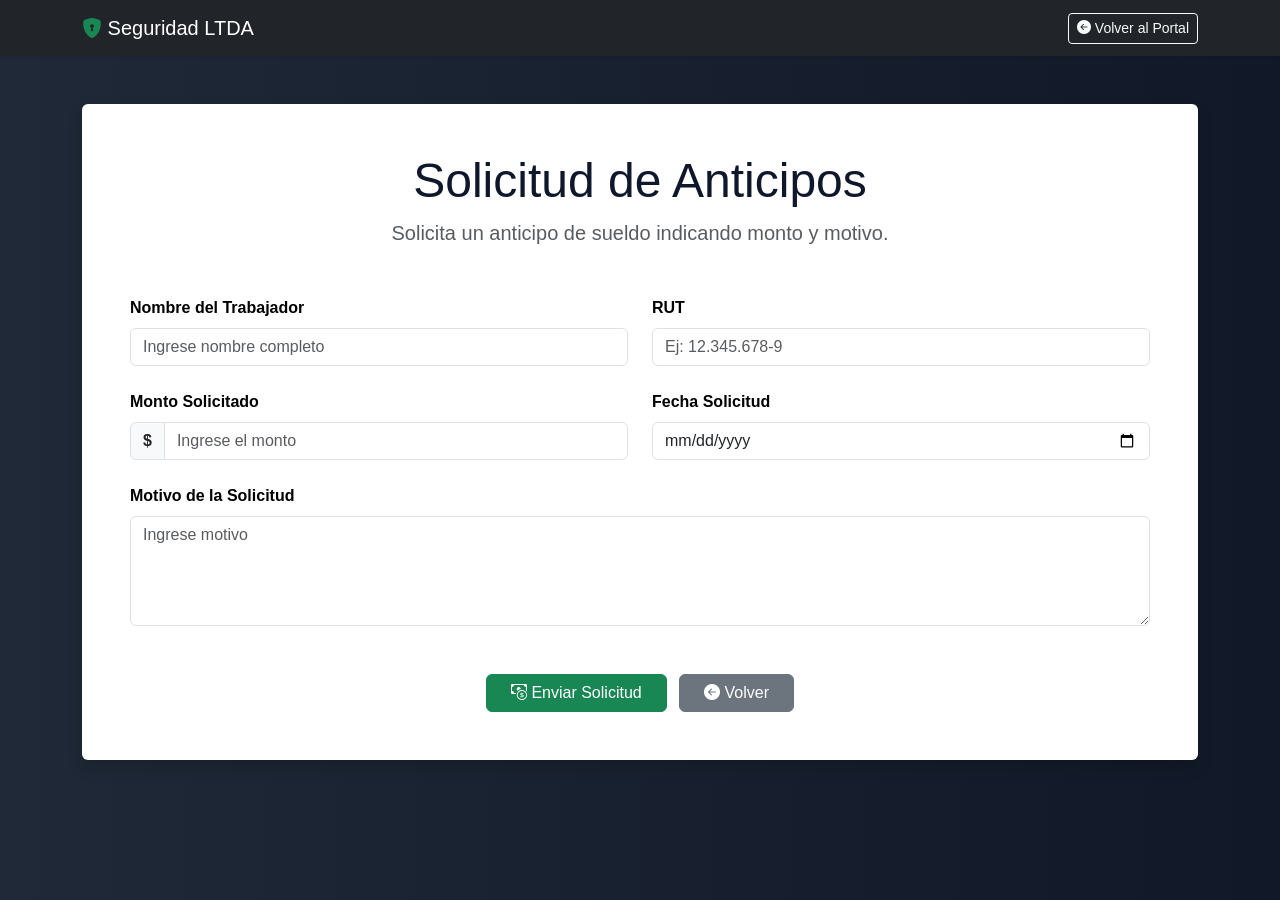
<file: anticipos.html>
<!DOCTYPE html>
<html lang="es">

<head>
    <meta charset="UTF-8">
    <meta name="viewport" content="width=device-width, initial-scale=1.0">
    <title>Solicitud de Anticipos - Seguridad LTDA</title>
    <link rel="stylesheet" href="https://cdn.jsdelivr.net/npm/bootstrap@5.3.8/dist/css/bootstrap.min.css">
    <link rel="stylesheet" href="https://cdn.jsdelivr.net/npm/bootstrap-icons@1.13.1/font/bootstrap-icons.min.css">
    <link rel="stylesheet" href="css/estilos.css">
    <script src="js/script.js" defer></script>
</head>

<body>

    <nav class="navbar navbar-expand-lg navbar-dark bg-dark shadow-sm">

        <div class="container">

            <a class="navbar-brand" href="principal.html">
                <i class="bi bi-shield-lock-fill text-success"></i>
                Seguridad LTDA
            </a>

            <a href="portalEmpleado.html" class="btn btn-outline-light btn-sm">
                <i class="bi bi-arrow-left-circle-fill"></i>
                Volver al Portal
            </a>

        </div>

    </nav>

    <main class="container mt-5 mb-5">

        <section class="shadow p-5 bg-white rounded">

            <div class="text-center mb-5">

                <h1 class="display-5">
                    Solicitud de Anticipos
                </h1>

                <p class="lead text-muted">
                    Solicita un anticipo de sueldo indicando monto y motivo.
                </p>

            </div>

            <form>

                <div class="row g-4">

                    <div class="col-md-6">

                        <label class="form-label fw-bold">
                            Nombre del Trabajador
                        </label>

                        <input type="text" class="form-control" placeholder="Ingrese nombre completo">

                    </div>

                    <div class="col-md-6">

                        <label class="form-label fw-bold">
                            RUT
                        </label>

                        <input type="text" class="form-control" placeholder="Ej: 12.345.678-9">

                    </div>

                    <div class="col-md-6">

                        <label class="form-label fw-bold">
                            Monto Solicitado
                        </label>

                        <div class="input-group">

                            <span class="input-group-text fw-bold">
                                $
                            </span>

                            <input type="number" class="form-control" placeholder="Ingrese el monto">

                        </div>

                    </div>

                    <div class="col-md-6">

                        <label class="form-label fw-bold">
                            Fecha Solicitud
                        </label>

                        <input type="date" class="form-control">

                    </div>

                    <div class="col-12">

                        <label class="form-label fw-bold">
                            Motivo de la Solicitud
                        </label>

                        <textarea class="form-control" rows="4" placeholder="Ingrese motivo"></textarea>

                    </div>

                </div>

                <div class="text-center mt-5">

                    <button type="button" class="btn btn-success px-4 me-2" id="enviarAnticipo">

                        <i class="bi bi-cash-coin"></i>
                        Enviar Solicitud

                    </button>

                    <a href="portalEmpleado.html" class="btn btn-secondary px-4">

                        <i class="bi bi-arrow-left-circle-fill"></i>
                        Volver

                    </a>

                </div>

            </form>

        </section>

    </main>

</body>

</html>
</file>
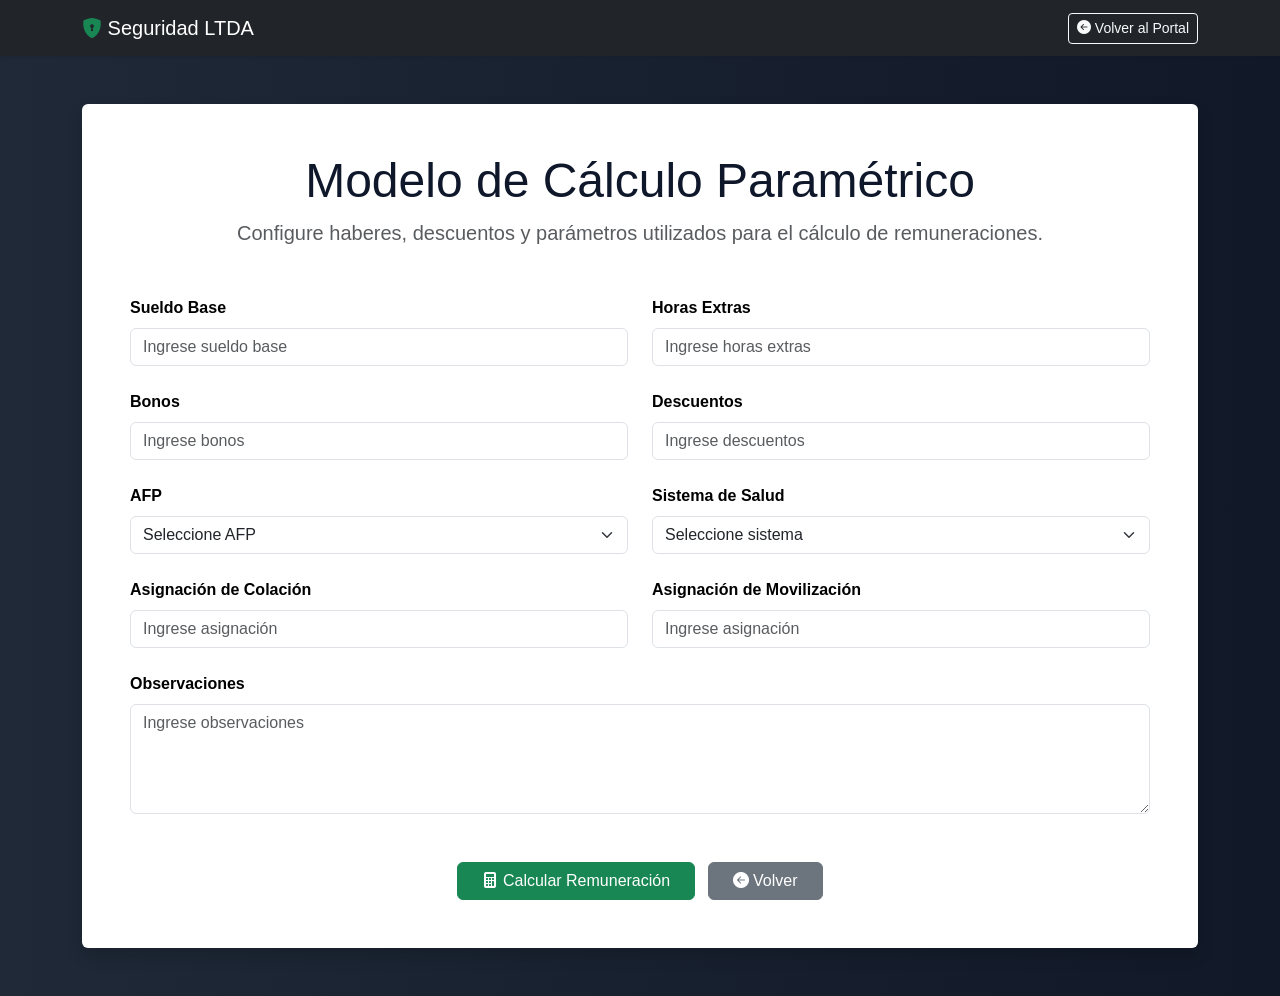
<file: calculoParametrico.html>
<!DOCTYPE html>
<html lang="es">

<head>
    <meta charset="UTF-8">
    <meta name="viewport" content="width=device-width, initial-scale=1.0">
    <title>Modelo de Cálculo Paramétrico - Seguridad LTDA</title>
    <link rel="stylesheet" href="https://cdn.jsdelivr.net/npm/bootstrap@5.3.8/dist/css/bootstrap.min.css">
    <link rel="stylesheet" href="https://cdn.jsdelivr.net/npm/bootstrap-icons@1.13.1/font/bootstrap-icons.min.css">
    <link rel="stylesheet" href="css/estilos.css">
    <script src="js/script.js" defer></script>
</head>

<body>

    <nav class="navbar navbar-expand-lg navbar-dark bg-dark shadow-sm">

        <div class="container">

            <a class="navbar-brand" href="principal.html">
                <i class="bi bi-shield-lock-fill text-success"></i>
                Seguridad LTDA
            </a>

            <a href="portalEmpleado.html" class="btn btn-outline-light btn-sm">
                <i class="bi bi-arrow-left-circle-fill"></i>
                Volver al Portal
            </a>

        </div>

    </nav>

    <main class="container mt-5 mb-5">

        <section class="shadow p-5 bg-white rounded">

            <div class="text-center mb-5">

                <h1 class="display-5">
                    Modelo de Cálculo Paramétrico
                </h1>

                <p class="lead text-muted">
                    Configure haberes, descuentos y parámetros utilizados para el cálculo de remuneraciones.
                </p>

            </div>

            <form>

                <div class="row g-4">

                    <div class="col-md-6">
                        <label class="form-label fw-bold">
                            Sueldo Base
                        </label>

                        <input type="number"
                               class="form-control"
                               placeholder="Ingrese sueldo base">
                    </div>

                    <div class="col-md-6">
                        <label class="form-label fw-bold">
                            Horas Extras
                        </label>

                        <input type="number"
                               class="form-control"
                               placeholder="Ingrese horas extras">
                    </div>

                    <div class="col-md-6">
                        <label class="form-label fw-bold">
                            Bonos
                        </label>

                        <input type="number"
                               class="form-control"
                               placeholder="Ingrese bonos">
                    </div>

                    <div class="col-md-6">
                        <label class="form-label fw-bold">
                            Descuentos
                        </label>

                        <input type="number"
                               class="form-control"
                               placeholder="Ingrese descuentos">
                    </div>

                    <div class="col-md-6">

                        <label class="form-label fw-bold">
                            AFP
                        </label>

                        <select class="form-select">

                            <option selected>
                                Seleccione AFP
                            </option>

                            <option>AFP Habitat</option>
                            <option>AFP Provida</option>
                            <option>AFP Capital</option>
                            <option>AFP Modelo</option>

                        </select>
                    </div>

                    <div class="col-md-6">

                        <label class="form-label fw-bold">
                            Sistema de Salud
                        </label>

                        <select class="form-select">

                            <option selected>
                                Seleccione sistema
                            </option>

                            <option>Fonasa</option>
                            <option>Isapre</option>

                        </select>
                    </div>

                    <div class="col-md-6">

                        <label class="form-label fw-bold">
                            Asignación de Colación
                        </label>

                        <input type="number"
                               class="form-control"
                               placeholder="Ingrese asignación">
                    </div>

                    <div class="col-md-6">

                        <label class="form-label fw-bold">
                            Asignación de Movilización
                        </label>

                        <input type="number"
                               class="form-control"
                               placeholder="Ingrese asignación">
                    </div>

                    <div class="col-12">

                        <label class="form-label fw-bold">
                            Observaciones
                        </label>

                        <textarea class="form-control"
                                  rows="4"
                                  placeholder="Ingrese observaciones"></textarea>
                    </div>

                </div>

                <div class="text-center mt-5">

                    <button
                        type="button"
                        class="btn btn-success px-4 me-2"
                        id="calcularRemuneracion">

                        <i class="bi bi-calculator-fill"></i>
                        Calcular Remuneración
                    </button>

                    <a href="portalEmpleado.html"
                       class="btn btn-secondary px-4">

                        <i class="bi bi-arrow-left-circle-fill"></i>
                        Volver
                    </a>

                </div>

            </form>

        </section>

    </main>

</body>
</html>
</file>
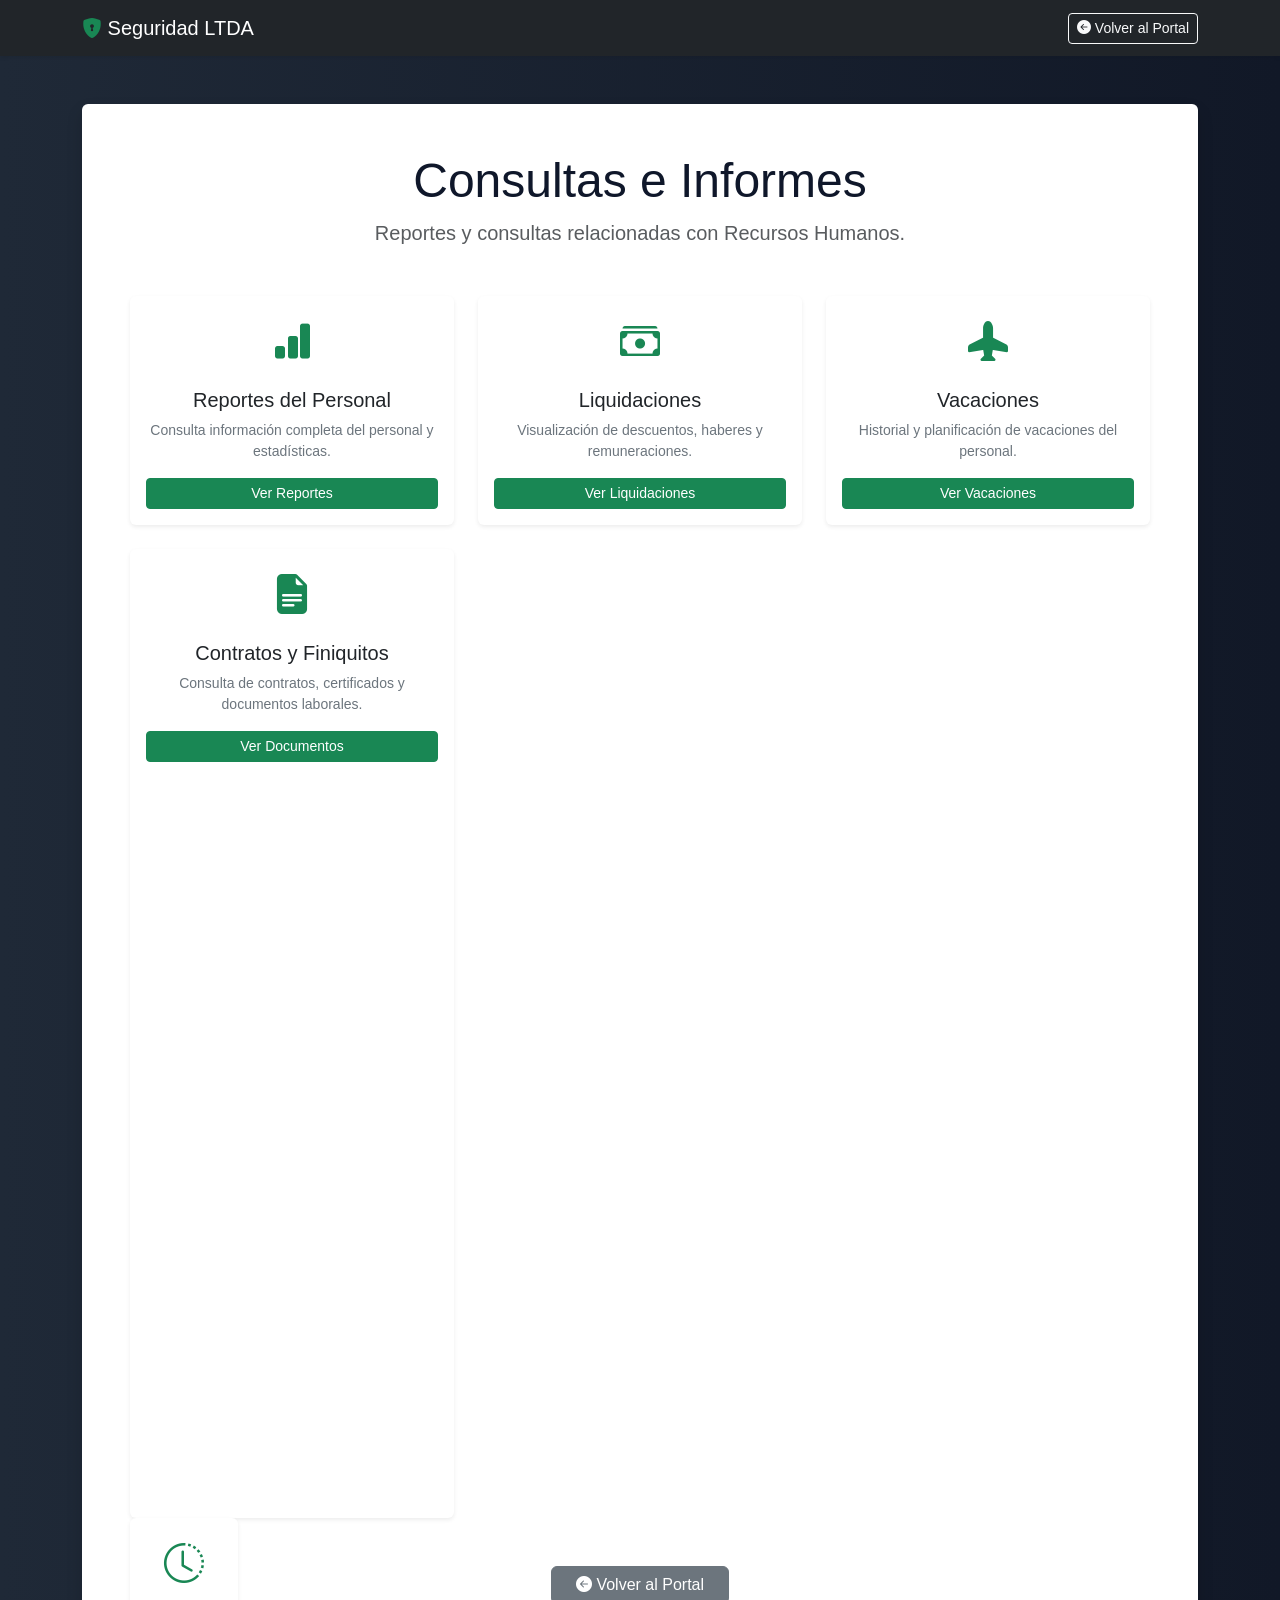
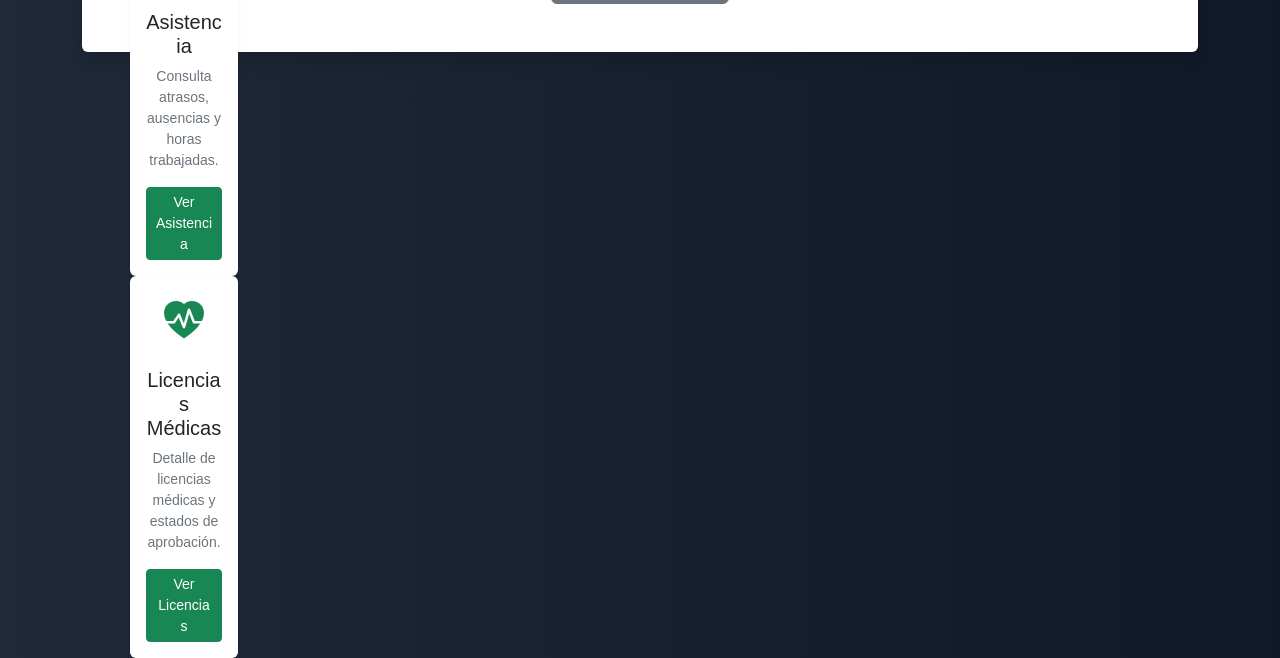
<file: consultasEinformes.html>
<!DOCTYPE html>
<html lang="es">
<head>
    <meta charset="UTF-8">
    <meta name="viewport" content="width=device-width, initial-scale=1.0">
    <title>Consultas e Informes - Seguridad LTDA</title>
    <link rel="stylesheet" href="https://cdn.jsdelivr.net/npm/bootstrap@5.3.8/dist/css/bootstrap.min.css">
    <link rel="stylesheet" href="https://cdn.jsdelivr.net/npm/bootstrap-icons@1.13.1/font/bootstrap-icons.min.css">
    <link rel="stylesheet" href="css/estilos.css">
</head>
<body>
    <nav class="navbar navbar-expand-lg navbar-dark bg-dark shadow-sm">
        <div class="container">
            <a class="navbar-brand" href="principal.html">
                <i class="bi bi-shield-lock-fill text-success"></i> Seguridad LTDA
            </a>
            <a href="portalEmpleado.html" class="btn btn-outline-light btn-sm">
                <i class="bi bi-arrow-left-circle-fill"></i> Volver al Portal
            </a>
        </div>
    </nav>
    <main class="container mt-5 mb-5">
        <section class="shadow p-5 bg-white rounded">
            <div class="text-center mb-5">
                <h1 class="display-5">Consultas e Informes</h1>
                <p class="lead text-muted">
                    Reportes y consultas relacionadas con Recursos Humanos.
                </p>
            </div>
            <div class="row g-4">
                <div class="col-md-6 col-lg-4">
                    <div class="card h-100 shadow-sm border-0">
                        <div class="card-body text-center">
                            <div class="fs-1 text-success mb-3">
                                <i class="bi bi-bar-chart-fill"></i>
                            </div>
                            <h5 class="card-title">Reportes del Personal</h5>
                            <p class="card-text text-secondary small">
                                Consulta información completa del personal y estadísticas.
                            </p>
                            <button class="btn btn-success btn-sm w-100">
                                Ver Reportes
                            </button>
                        </div>
                    </div>
                </div>
                <div class="col-md-6 col-lg-4">
                    <div class="card h-100 shadow-sm border-0">
                        <div class="card-body text-center">
                            <div class="fs-1 text-success mb-3">
                                <i class="bi bi-cash-stack"></i>
                            </div>
                            <h5 class="card-title">Liquidaciones</h5>
                            <p class="card-text text-secondary small">
                                Visualización de descuentos, haberes y remuneraciones.
                            </p>
                            <button class="btn btn-success btn-sm w-100">
                                Ver Liquidaciones
                            </button>
                        </div>
                    </div>
                </div>
                <div class="col-md-6 col-lg-4">
                    <div class="card h-100 shadow-sm border-0">
                        <div class="card-body text-center">
                            <div class="fs-1 text-success mb-3">
                                <i class="bi bi-airplane-fill"></i>
                            </div>
                            <h5 class="card-title">Vacaciones</h5>
                            <p class="card-text text-secondary small">
                                Historial y planificación de vacaciones del personal.
                            </p>
                            <button class="btn btn-success btn-sm w-100">
                                Ver Vacaciones
                            </button>
                        </div>
                    </div>
                </div>
                <div class="col-md-6 col-lg-4">
                    <div class="card h-100 shadow-sm border-0">
                        <div class="card-body text-center">
                            <div class="fs-1 text-success mb-3">
                                <i class="bi bi-file-earmark-text-fill"></i>
                            </div>
                            <h5 class="card-title">Contratos y Finiquitos</h5>
                            <p class="card-text text-secondary small">
                                Consulta de contratos, certificados y documentos laborales.
                            </p>
                            <button class="btn btn-success btn-sm w-100">
                                Ver Documentos
                            </button>
                        </div>
                    </div>
                <div class="col-md-6 col-lg-4">
                    <div class="card h-100 shadow-sm border-0">
                        <div class="card-body text-center">
                            <div class="fs-1 text-success mb-3">
                                <i class="bi bi-clock-history"></i>
                            </div>
                            <h5 class="card-title">Asistencia</h5>
                            <p class="card-text text-secondary small">
                                Consulta atrasos, ausencias y horas trabajadas.
                            </p>
                            <button class="btn btn-success btn-sm w-100">
                                Ver Asistencia
                            </button>
                        </div>
                    </div>
                </div>
                <div class="col-md-6 col-lg-4">
                    <div class="card h-100 shadow-sm border-0">
                        <div class="card-body text-center">
                            <div class="fs-1 text-success mb-3">
                                <i class="bi bi-heart-pulse-fill"></i>
                            </div>
                            <h5 class="card-title">Licencias Médicas</h5>
                            <p class="card-text text-secondary small">
                                Detalle de licencias médicas y estados de aprobación.
                            </p>
                            <button class="btn btn-success btn-sm w-100">
                                Ver Licencias
                            </button>
                        </div>
                    </div>
                </div>
            </div>
            <div class="text-center mt-5">
                <a href="portalEmpleado.html" class="btn btn-secondary px-4">
                    <i class="bi bi-arrow-left-circle-fill"></i> Volver al Portal
                </a>
            </div>
        </section>
    </main>
</body>
</html>
</file>
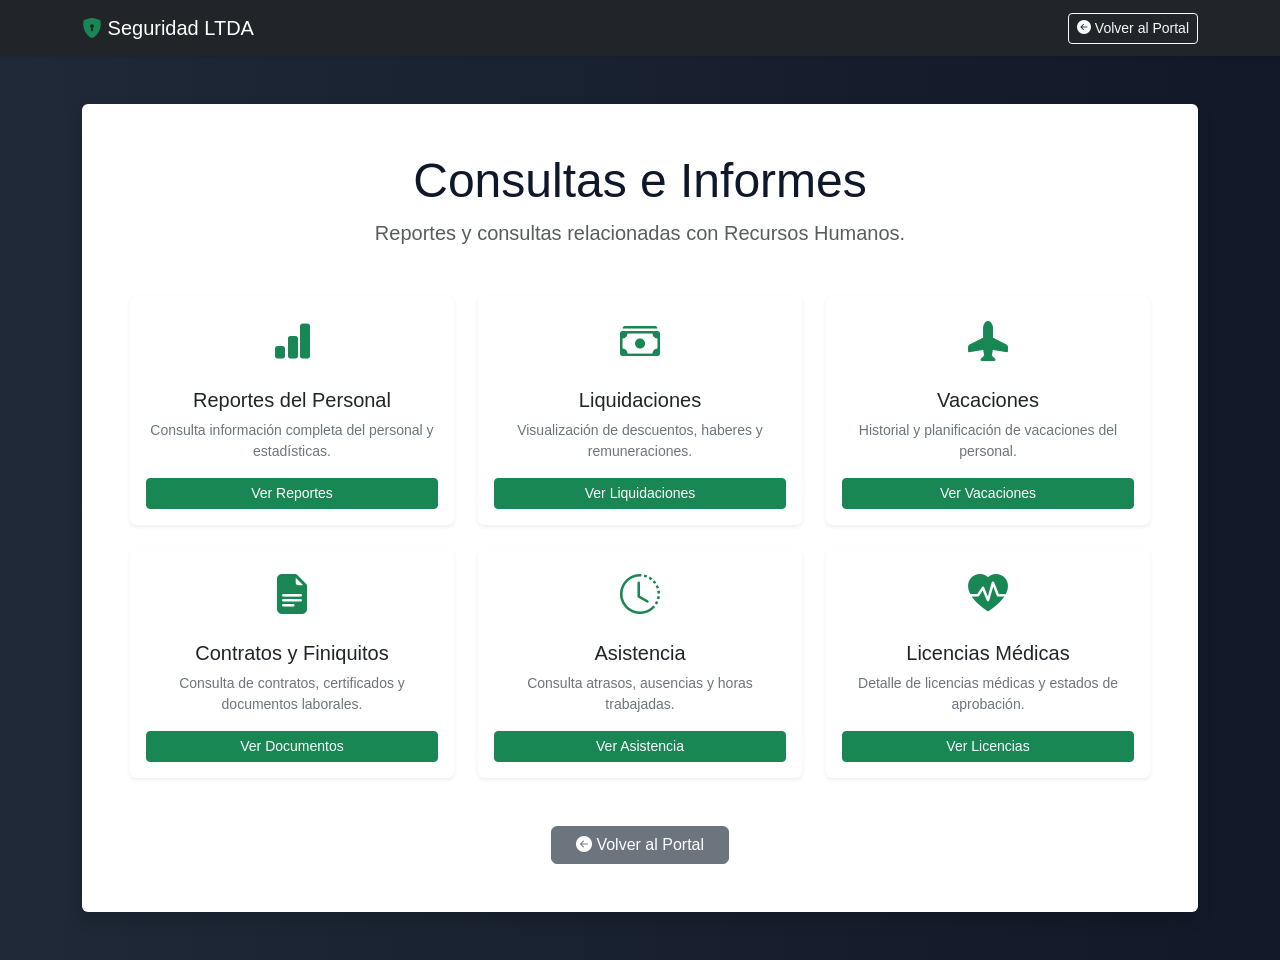
<file: consultasInformes.html>
<!DOCTYPE html>
<html lang="es">

<head>
    <meta charset="UTF-8">
    <meta name="viewport" content="width=device-width, initial-scale=1.0">
    <title>Consultas e Informes - Seguridad LTDA</title>
    <link rel="stylesheet" href="https://cdn.jsdelivr.net/npm/bootstrap@5.3.8/dist/css/bootstrap.min.css">
    <link rel="stylesheet" href="https://cdn.jsdelivr.net/npm/bootstrap-icons@1.13.1/font/bootstrap-icons.min.css">
    <link rel="stylesheet" href="css/estilos.css">
    <script src="js/script.js" defer></script>
</head>

<body>

    <nav class="navbar navbar-expand-lg navbar-dark bg-dark shadow-sm">
        <div class="container">
            <a class="navbar-brand" href="principal.html">
                <i class="bi bi-shield-lock-fill text-success"></i>
                Seguridad LTDA
            </a>
            <a href="portalEmpleado.html" class="btn btn-outline-light btn-sm">
                <i class="bi bi-arrow-left-circle-fill"></i>
                Volver al Portal
            </a>
        </div>
    </nav>

    <main class="container mt-5 mb-5">

        <section class="shadow p-5 bg-white rounded">

            <div class="text-center mb-5">
                <h1 class="display-5">Consultas e Informes</h1>
                <p class="lead text-muted">Reportes y consultas relacionadas con Recursos Humanos.</p>
            </div>

            <div class="row g-4">

                <!-- REPORTES -->
                <div class="col-md-6 col-lg-4 d-flex align-items-stretch">
                    <div class="card h-100 shadow-sm border-0 w-100">
                        <div class="card-body text-center d-flex flex-column">
                            <div class="fs-1 text-success mb-3">
                                <i class="bi bi-bar-chart-fill"></i>
                            </div>
                            <h5 class="card-title">Reportes del Personal</h5>
                            <p class="card-text text-secondary small flex-grow-1">
                                Consulta información completa del personal y estadísticas.
                            </p>
                            <button type="button" class="btn btn-success btn-sm w-100" id="verReportes">
                                Ver Reportes
                            </button>
                        </div>
                    </div>
                </div>

                <!-- LIQUIDACIONES -->
                <div class="col-md-6 col-lg-4 d-flex align-items-stretch">
                    <div class="card h-100 shadow-sm border-0 w-100">
                        <div class="card-body text-center d-flex flex-column">
                            <div class="fs-1 text-success mb-3">
                                <i class="bi bi-cash-stack"></i>
                            </div>
                            <h5 class="card-title">Liquidaciones</h5>
                            <p class="card-text text-secondary small flex-grow-1">
                                Visualización de descuentos, haberes y remuneraciones.
                            </p>
                            <button type="button" class="btn btn-success btn-sm w-100" id="verLiquidaciones">
                                Ver Liquidaciones
                            </button>
                        </div>
                    </div>
                </div>

                <!-- VACACIONES -->
                <div class="col-md-6 col-lg-4 d-flex align-items-stretch">
                    <div class="card h-100 shadow-sm border-0 w-100">
                        <div class="card-body text-center d-flex flex-column">
                            <div class="fs-1 text-success mb-3">
                                <i class="bi bi-airplane-fill"></i>
                            </div>
                            <h5 class="card-title">Vacaciones</h5>
                            <p class="card-text text-secondary small flex-grow-1">
                                Historial y planificación de vacaciones del personal.
                            </p>
                            <button type="button" class="btn btn-success btn-sm w-100" id="verVacaciones">
                                Ver Vacaciones
                            </button>
                        </div>
                    </div>
                </div>

                <!-- CONTRATOS -->
                <div class="col-md-6 col-lg-4 d-flex align-items-stretch">
                    <div class="card h-100 shadow-sm border-0 w-100">
                        <div class="card-body text-center d-flex flex-column">
                            <div class="fs-1 text-success mb-3">
                                <i class="bi bi-file-earmark-text-fill"></i>
                            </div>
                            <h5 class="card-title">Contratos y Finiquitos</h5>
                            <p class="card-text text-secondary small flex-grow-1">
                                Consulta de contratos, certificados y documentos laborales.
                            </p>
                            <button type="button" class="btn btn-success btn-sm w-100" id="verDocumentos">
                                Ver Documentos
                            </button>
                        </div>
                    </div>
                </div>

                <!-- ASISTENCIA -->
                <div class="col-md-6 col-lg-4 d-flex align-items-stretch">
                    <div class="card h-100 shadow-sm border-0 w-100">
                        <div class="card-body text-center d-flex flex-column">
                            <div class="fs-1 text-success mb-3">
                                <i class="bi bi-clock-history"></i>
                            </div>
                            <h5 class="card-title">Asistencia</h5>
                            <p class="card-text text-secondary small flex-grow-1">
                                Consulta atrasos, ausencias y horas trabajadas.
                            </p>
                            <button type="button" class="btn btn-success btn-sm w-100" id="verAsistencia">
                                Ver Asistencia
                            </button>
                        </div>
                    </div>
                </div>

                <!-- LICENCIAS -->
                <div class="col-md-6 col-lg-4 d-flex align-items-stretch">
                    <div class="card h-100 shadow-sm border-0 w-100">
                        <div class="card-body text-center d-flex flex-column">
                            <div class="fs-1 text-success mb-3">
                                <i class="bi bi-heart-pulse-fill"></i>
                            </div>
                            <h5 class="card-title">Licencias Médicas</h5>
                            <p class="card-text text-secondary small flex-grow-1">
                                Detalle de licencias médicas y estados de aprobación.
                            </p>
                            <button type="button" class="btn btn-success btn-sm w-100" id="verLicencias">
                                Ver Licencias
                            </button>
                        </div>
                    </div>
                </div>

            </div>

            <div class="text-center mt-5">
                <a href="portalEmpleado.html" class="btn btn-secondary px-4">
                    <i class="bi bi-arrow-left-circle-fill"></i>
                    Volver al Portal
                </a>
            </div>

        </section>

    </main>

</body>

</html>
</file>
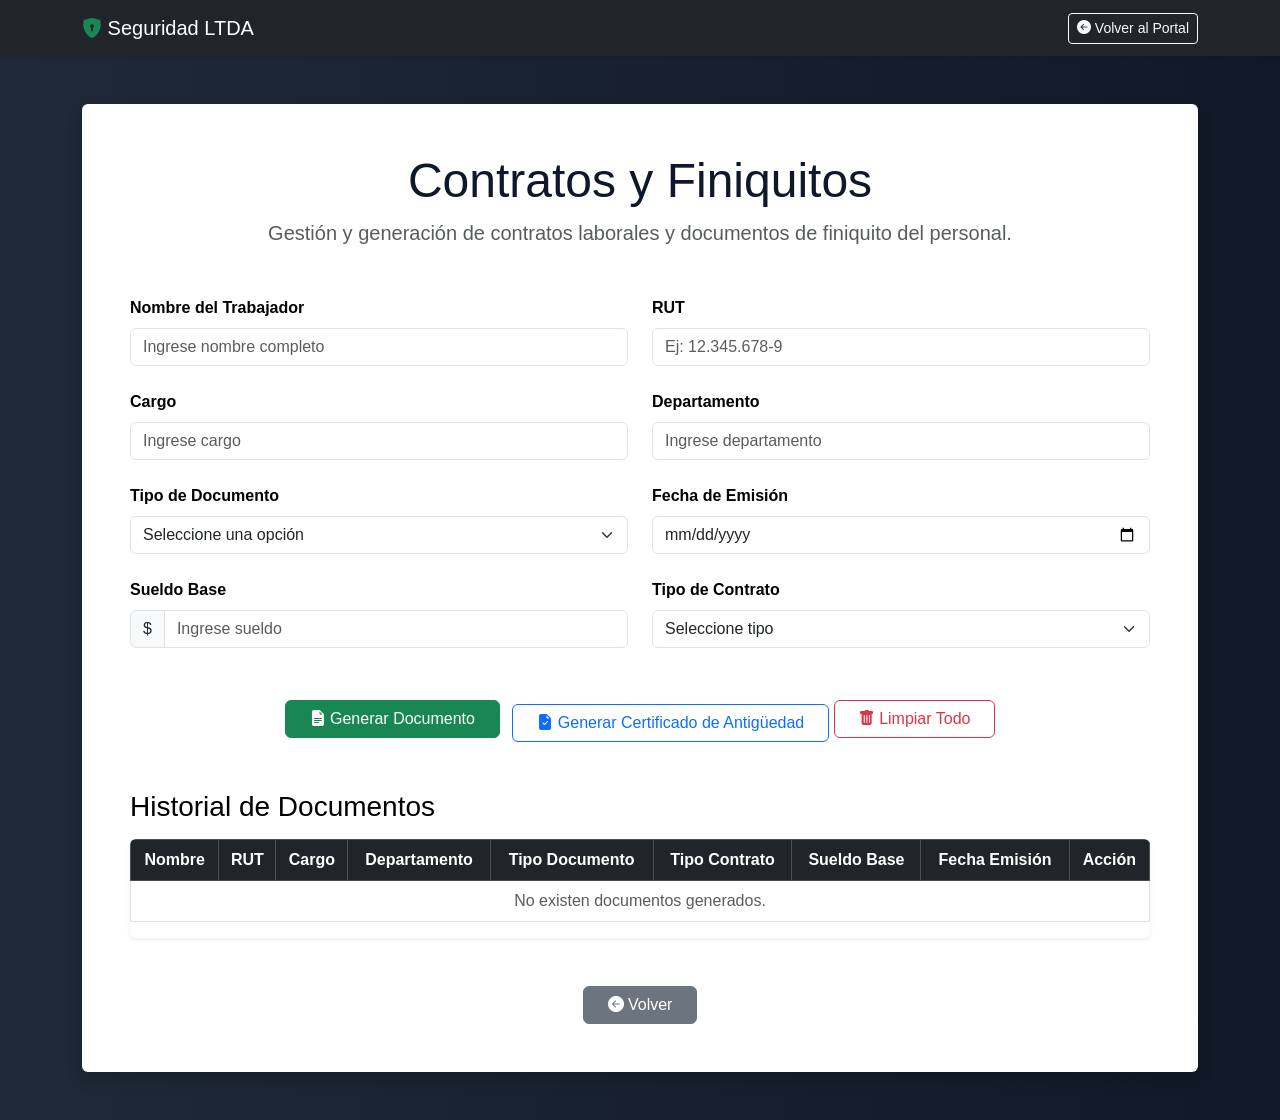
<file: contratoFiniquito.html>
<!DOCTYPE html>
<html lang="es">

<head>
    <meta charset="UTF-8">
    <meta name="viewport" content="width=device-width, initial-scale=1.0">
    <title>Contratos y Finiquitos - Seguridad LTDA</title>
    <link rel="stylesheet" href="https://cdn.jsdelivr.net/npm/bootstrap@5.3.8/dist/css/bootstrap.min.css">
    <link rel="stylesheet" href="https://cdn.jsdelivr.net/npm/bootstrap-icons@1.13.1/font/bootstrap-icons.min.css">
    <link rel="stylesheet" href="css/estilos.css">
    <script src="js/script.js" defer></script>
</head>

<body>

    <nav class="navbar navbar-expand-lg navbar-dark bg-dark shadow-sm">
        <div class="container">
            <a class="navbar-brand" href="principal.html">
                <i class="bi bi-shield-lock-fill text-success"></i>
                Seguridad LTDA
            </a>
            <a href="portalEmpleado.html" class="btn btn-outline-light btn-sm">
                <i class="bi bi-arrow-left-circle-fill"></i>
                Volver al Portal
            </a>
        </div>
    </nav>

    <main class="container mt-5 mb-5">

        <section class="shadow p-5 bg-white rounded">

            <div class="text-center mb-5">
                <h1 class="display-5">Contratos y Finiquitos</h1>
                <p class="lead text-muted">Gestión y generación de contratos laborales y documentos de finiquito del personal.</p>
            </div>

            <form>

                <div class="row g-4">

                    <div class="col-md-6">
                        <label class="form-label fw-bold">Nombre del Trabajador</label>
                        <input type="text" class="form-control" id="ctNombre" placeholder="Ingrese nombre completo">
                    </div>

                    <div class="col-md-6">
                        <label class="form-label fw-bold">RUT</label>
                        <input type="text" class="form-control" id="ctRut" placeholder="Ej: 12.345.678-9">
                    </div>

                    <div class="col-md-6">
                        <label class="form-label fw-bold">Cargo</label>
                        <input type="text" class="form-control" id="ctCargo" placeholder="Ingrese cargo">
                    </div>

                    <div class="col-md-6">
                        <label class="form-label fw-bold">Departamento</label>
                        <input type="text" class="form-control" id="ctDepartamento" placeholder="Ingrese departamento">
                    </div>

                    <div class="col-md-6">
                        <label class="form-label fw-bold">Tipo de Documento</label>
                        <select class="form-select" id="ctTipoDoc">
                            <option value="">Seleccione una opción</option>
                            <option>Contrato</option>
                            <option>Finiquito</option>
                            <option>Anexo de Contrato</option>
                        </select>
                    </div>

                    <div class="col-md-6">
                        <label class="form-label fw-bold">Fecha de Emisión</label>
                        <input type="date" class="form-control" id="ctFechaEmision">
                    </div>

                    <div class="col-md-6">
                        <label class="form-label fw-bold">Sueldo Base</label>
                        <div class="input-group">
                            <span class="input-group-text">$</span>
                            <input type="number" class="form-control" id="ctSueldo" placeholder="Ingrese sueldo">
                        </div>
                    </div>

                    <div class="col-md-6">
                        <label class="form-label fw-bold">Tipo de Contrato</label>
                        <select class="form-select" id="ctTipoContrato">
                            <option value="">Seleccione tipo</option>
                            <option>Indefinido</option>
                            <option>Plazo Fijo</option>
                            <option>Part Time</option>
                            <option>Full Time</option>
                        </select>
                    </div>

                </div>

                <div class="text-center mt-5">
                    <button type="button" class="btn btn-success px-4 me-2" id="generarDocumento">
                        <i class="bi bi-file-earmark-text-fill"></i>
                        Generar Documento
                    </button>
                    <button type="button" class="btn btn-outline-primary px-4 mt-2" id="generarCertificadoAntiguedad">
                        <i class="bi bi-file-earmark-check-fill"></i>
                        Generar Certificado de Antigüedad
                    </button>
                    <button type="button" class="btn btn-outline-danger px-4" id="limpiarContratos">
                        <i class="bi bi-trash-fill"></i>
                        Limpiar Todo
                    </button>
                </div>

            </form>

            <!-- HISTORIAL -->
            <div class="mt-5">

                <h3 class="mb-3">Historial de Documentos</h3>

                <div class="table-responsive shadow-sm rounded">
                    <table class="table table-bordered table-hover text-center align-middle">
                        <thead class="table-dark">
                            <tr>
                                <th>Nombre</th>
                                <th>RUT</th>
                                <th>Cargo</th>
                                <th>Departamento</th>
                                <th>Tipo Documento</th>
                                <th>Tipo Contrato</th>
                                <th>Sueldo Base</th>
                                <th>Fecha Emisión</th>
                                <th>Acción</th>
                            </tr>
                        </thead>
                        <tbody id="tablaContratos">
                            <tr>
                                <td colspan="9" class="text-center text-muted">No existen documentos generados.</td>
                            </tr>
                        </tbody>
                    </table>
                </div>

            </div>

            <div class="text-center mt-5">
                <a href="portalEmpleado.html" class="btn btn-secondary px-4">
                    <i class="bi bi-arrow-left-circle-fill"></i>
                    Volver
                </a>
            </div>

        </section>

    </main>

</body>
</html>
</file>
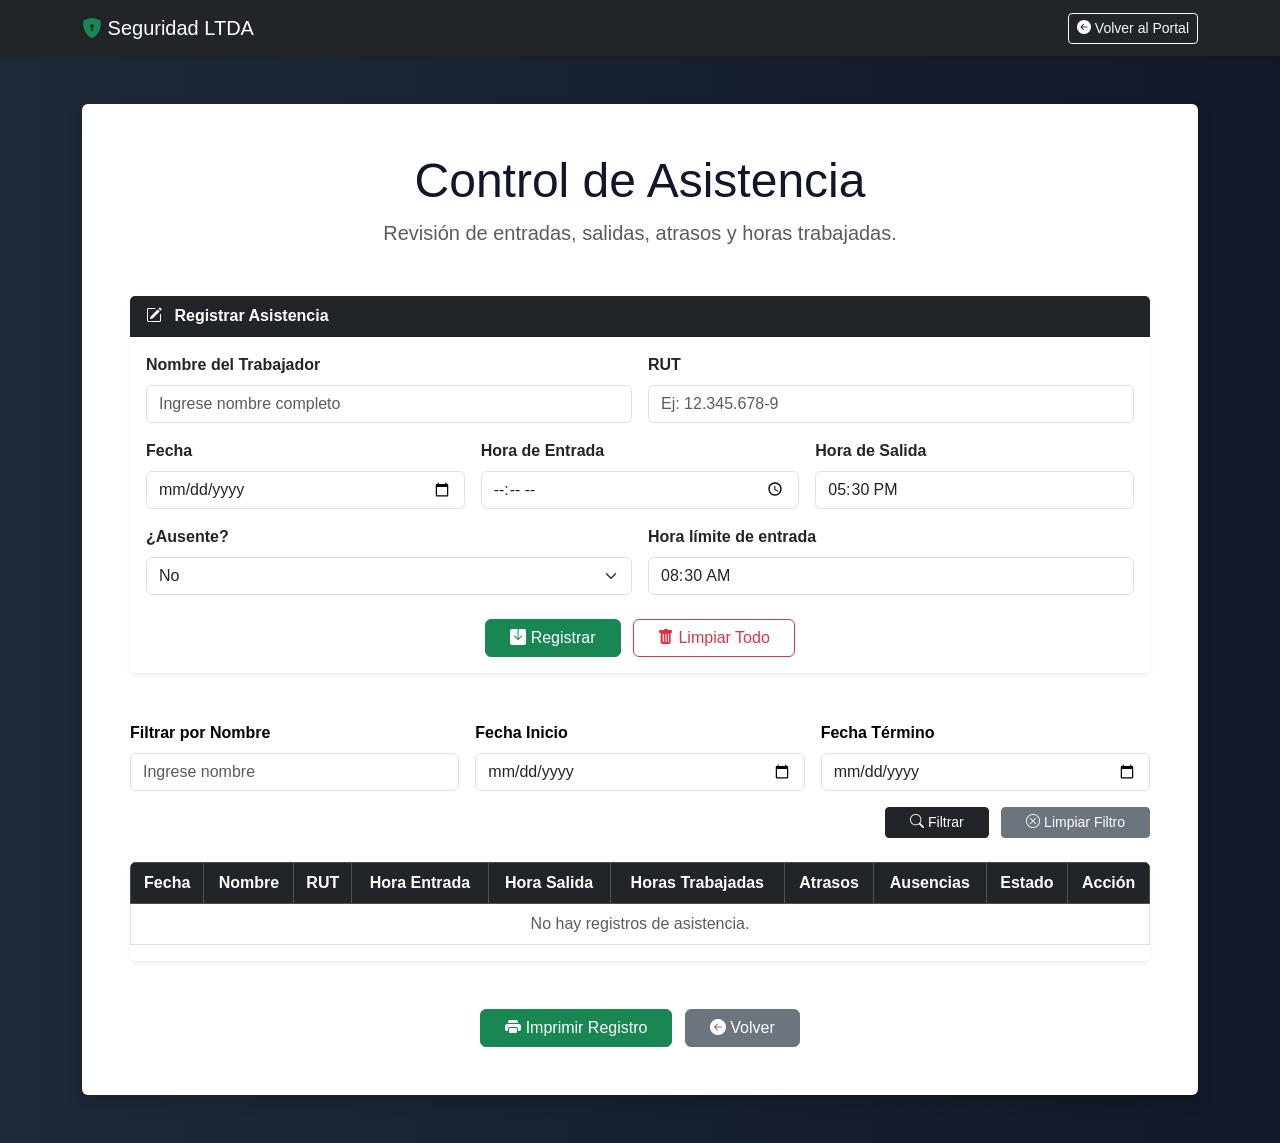
<file: controlAsistencia.html>
<!DOCTYPE html>
<html lang="es">

<head>
    <meta charset="UTF-8">
    <meta name="viewport" content="width=device-width, initial-scale=1.0">
    <title>Control de Asistencia - Seguridad LTDA</title>
    <link rel="stylesheet" href="https://cdn.jsdelivr.net/npm/bootstrap@5.3.8/dist/css/bootstrap.min.css">
    <link rel="stylesheet" href="https://cdn.jsdelivr.net/npm/bootstrap-icons@1.13.1/font/bootstrap-icons.min.css">
    <link rel="stylesheet" href="css/estilos.css">
    <script src="js/script.js" defer></script>
</head>

<body>

    <nav class="navbar navbar-expand-lg navbar-dark bg-dark shadow-sm">
        <div class="container">
            <a class="navbar-brand" href="principal.html">
                <i class="bi bi-shield-lock-fill text-success"></i> Seguridad LTDA
            </a>
            <a href="portalEmpleado.html" class="btn btn-outline-light btn-sm">
                <i class="bi bi-arrow-left-circle-fill"></i> Volver al Portal
            </a>
        </div>
    </nav>

    <main class="container mt-5 mb-5">

        <section class="shadow p-5 bg-white rounded">

            <div class="text-center mb-5">
                <h1 class="display-5">Control de Asistencia</h1>
                <p class="lead text-muted">Revisión de entradas, salidas, atrasos y horas trabajadas.</p>
            </div>

            <!-- FORMULARIO DE REGISTRO -->
            <div class="card border-0 shadow-sm mb-5">
                <div class="card-header bg-dark text-white fw-bold">
                    <i class="bi bi-pencil-square me-2"></i> Registrar Asistencia
                </div>
                <div class="card-body">
                    <div class="row g-3">

                        <div class="col-md-6">
                            <label class="form-label fw-bold">Nombre del Trabajador</label>
                            <input type="text" class="form-control" id="asistNombre" placeholder="Ingrese nombre completo">
                        </div>

                        <div class="col-md-6">
                            <label class="form-label fw-bold">RUT</label>
                            <input type="text" class="form-control" id="asistRut" placeholder="Ej: 12.345.678-9">
                        </div>

                        <div class="col-md-4">
                            <label class="form-label fw-bold">Fecha</label>
                            <input type="date" class="form-control" id="asistFecha">
                        </div>

                        <div class="col-md-4">
                            <label class="form-label fw-bold">Hora de Entrada</label>
                            <input type="time" class="form-control" id="asistEntrada">
                        </div>

                        <div class="col-md-4">
                            <label class="form-label fw-bold">Hora de Salida</label>
                            <input type="time" class="form-control" id="asistSalida" readonly placeholder="Se calcula sola">
                        </div>

                        <div class="col-md-6">
                            <label class="form-label fw-bold">¿Ausente?</label>
                            <select class="form-select" id="asistAusente">
                                <option value="No">No</option>
                                <option value="Sí">Sí</option>
                            </select>
                        </div>

                        <div class="col-md-6">
                            <label class="form-label fw-bold">Hora límite de entrada</label>
                            <input type="time" class="form-control" id="asistHoraLimite" value="08:30" readonly>
                        </div>

                    </div>

                    <div class="text-center mt-4">
                        <button type="button" class="btn btn-success px-4 me-2" id="registrarAsistencia">
                            <i class="bi bi-save-fill"></i> Registrar
                        </button>
                        <button type="button" class="btn btn-outline-danger px-4" id="limpiarAsistencia">
                            <i class="bi bi-trash-fill"></i> Limpiar Todo
                        </button>
                    </div>
                </div>
            </div>

            <!-- FILTROS -->
            <div class="row g-3 mb-4">
                <div class="col-md-4">
                    <label class="form-label fw-bold">Filtrar por Nombre</label>
                    <input type="text" class="form-control" id="filtroNombre" placeholder="Ingrese nombre">
                </div>
                <div class="col-md-4">
                    <label class="form-label fw-bold">Fecha Inicio</label>
                    <input type="date" class="form-control" id="filtroFechaInicio">
                </div>
                <div class="col-md-4">
                    <label class="form-label fw-bold">Fecha Término</label>
                    <input type="date" class="form-control" id="filtroFechaTermino">
                </div>
                <div class="col-12 text-end">
                    <button type="button" class="btn btn-dark btn-sm px-4" id="aplicarFiltro">
                        <i class="bi bi-search"></i> Filtrar
                    </button>
                    <button type="button" class="btn btn-secondary btn-sm px-4 ms-2" id="limpiarFiltro">
                        <i class="bi bi-x-circle"></i> Limpiar Filtro
                    </button>
                </div>
            </div>

            <!-- TABLA -->
            <div class="table-responsive shadow-sm rounded">
                <table class="table table-bordered table-hover align-middle text-center">
                    <thead class="table-dark">
                        <tr>
                            <th>Fecha</th>
                            <th>Nombre</th>
                            <th>RUT</th>
                            <th>Hora Entrada</th>
                            <th>Hora Salida</th>
                            <th>Horas Trabajadas</th>
                            <th>Atrasos</th>
                            <th>Ausencias</th>
                            <th>Estado</th>
                            <th>Acción</th>
                        </tr>
                    </thead>
                    <tbody id="tablaAsistencia">
                        <tr>
                            <td colspan="10" class="text-muted text-center">No hay registros de asistencia.</td>
                        </tr>
                    </tbody>
                </table>
            </div>

            <div class="text-center mt-5">
                <button type="button" class="btn btn-success px-4 me-2" id="imprimirAsistencia">
                    <i class="bi bi-printer-fill"></i> Imprimir Registro
                </button>
                <a href="portalEmpleado.html" class="btn btn-secondary px-4">
                    <i class="bi bi-arrow-left-circle-fill"></i> Volver
                </a>
            </div>

        </section>

    </main>

</body>
</html>
</file>
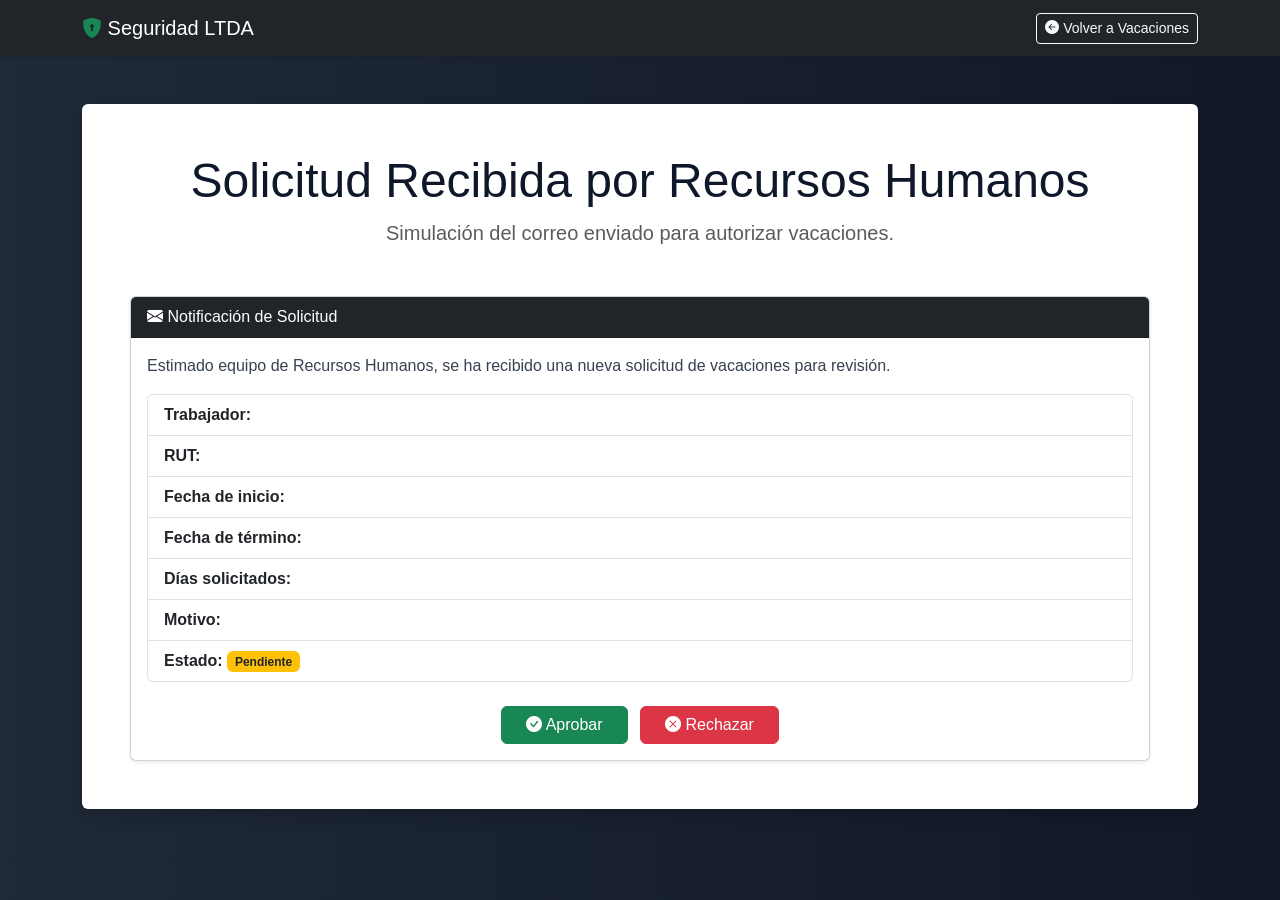
<file: correo.html>
<!DOCTYPE html>
<html lang="es">
<head>
    <meta charset="UTF-8">
    <meta name="viewport" content="width=device-width, initial-scale=1.0">
    <title>Correo RR.HH - Seguridad LTDA</title>
    <link rel="stylesheet" href="https://cdn.jsdelivr.net/npm/bootstrap@5.3.8/dist/css/bootstrap.min.css">
    <link rel="stylesheet" href="https://cdn.jsdelivr.net/npm/bootstrap-icons@1.13.1/font/bootstrap-icons.min.css">
    <link rel="stylesheet" href="css/estilos.css">
    <script src="js/script.js" defer></script>
</head>
<body>
    <nav class="navbar navbar-expand-lg navbar-dark bg-dark shadow-sm">
        <div class="container">
            <a class="navbar-brand" href="principal.html">
                <i class="bi bi-shield-lock-fill text-success"></i> Seguridad LTDA
            </a>
            <a href="vacaciones.html" class="btn btn-outline-light btn-sm">
                <i class="bi bi-arrow-left-circle-fill"></i> Volver a Vacaciones
            </a>
        </div>
    </nav>
    <main class="container mt-5 mb-5">
        <section class="shadow p-5 bg-white rounded">

            <div class="text-center mb-5">
                <h1 class="display-5">Solicitud Recibida por Recursos Humanos</h1>
                <p class="lead text-muted">
                    Simulación del correo enviado para autorizar vacaciones.
                </p>
            </div>
            <div class="card shadow-sm">
                <div class="card-header bg-dark text-white">
                    <i class="bi bi-envelope-fill"></i> Notificación de Solicitud
                </div>
                <div class="card-body">
                    <p>
                        Estimado equipo de Recursos Humanos, se ha recibido una nueva solicitud de vacaciones para revisión.
                    </p>
                    <ul class="list-group mb-4">
                        <li class="list-group-item">
                            <strong>Trabajador:</strong>
                            <span id="correoNombre"></span>
                        </li>
                        <li class="list-group-item">
                            <strong>RUT:</strong>
                            <span id="correoRut"></span>
                        </li>
                        <li class="list-group-item">
                            <strong>Fecha de inicio:</strong>
                            <span id="correoInicio"></span>
                        </li>
                        <li class="list-group-item">
                            <strong>Fecha de término:</strong>
                            <span id="correoTermino"></span>
                        </li>
                        <li class="list-group-item">
                            <strong>Días solicitados:</strong>
                            <span id="correoDias"></span>
                        </li>
                        <li class="list-group-item">
                            <strong>Motivo:</strong>
                            <span id="correoMotivo"></span>
                        </li>
                        <li class="list-group-item">
                            <strong>Estado:</strong>
                            <span id="estadoCorreo" class="badge bg-warning text-dark">
                                Pendiente
                            </span>
                        </li>
                    </ul>
                    <div class="text-center">
                        <button class="btn btn-success px-4 me-2" onclick="aprobarSolicitud()">
                            <i class="bi bi-check-circle-fill"></i> Aprobar
                        </button>
                        <button class="btn btn-danger px-4" onclick="rechazarSolicitud()">
                            <i class="bi bi-x-circle-fill"></i> Rechazar
                        </button>
                    </div>
                </div>
            </div>
        </section>
    </main>
</body>
</html>
</file>
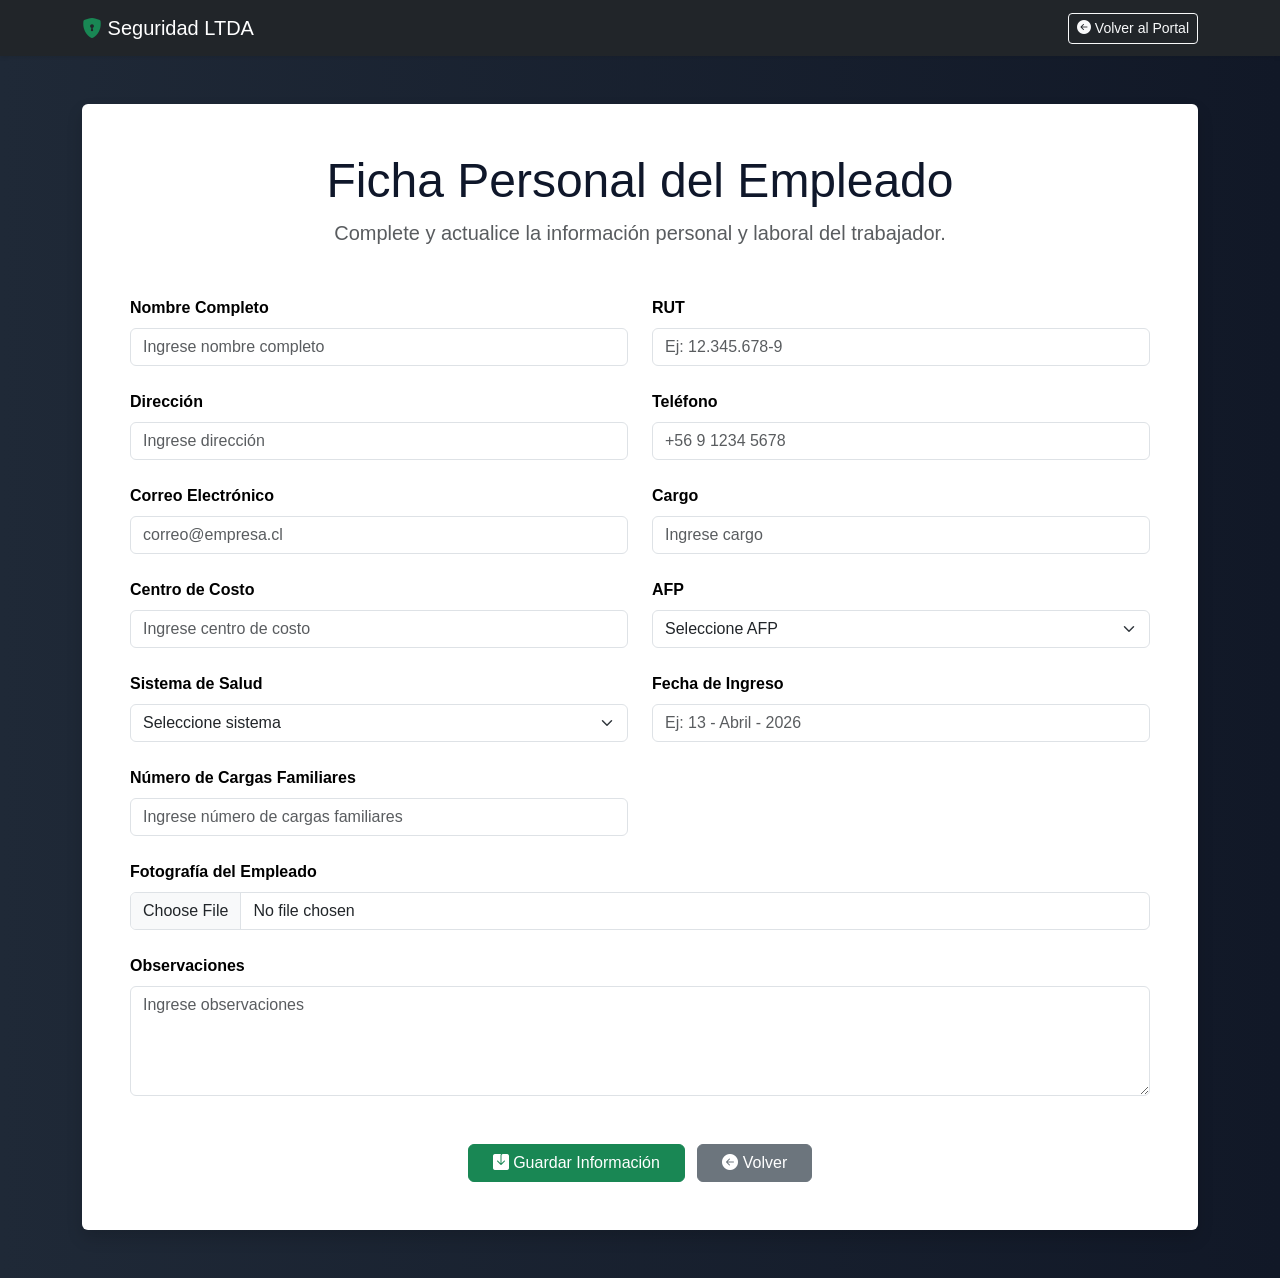
<file: fichaPersonal.html>
<!DOCTYPE html>
<html lang="es">

<head>
    <meta charset="UTF-8">
    <meta name="viewport" content="width=device-width, initial-scale=1.0">
    <title>Ficha Personal - Seguridad LTDA</title>
    <link rel="stylesheet" href="https://cdn.jsdelivr.net/npm/bootstrap@5.3.8/dist/css/bootstrap.min.css">
    <link rel="stylesheet" href="https://cdn.jsdelivr.net/npm/bootstrap-icons@1.13.1/font/bootstrap-icons.min.css">
    <link rel="stylesheet" href="css/estilos.css">
    <script src="js/script.js" defer></script>
</head>

<body>

    <nav class="navbar navbar-expand-lg navbar-dark bg-dark shadow-sm">

        <div class="container">

            <a class="navbar-brand" href="principal.html">
                <i class="bi bi-shield-lock-fill text-success"></i>
                Seguridad LTDA
            </a>

            <a href="portalEmpleado.html" class="btn btn-outline-light btn-sm">
                <i class="bi bi-arrow-left-circle-fill"></i>
                Volver al Portal
            </a>

        </div>

    </nav>

    <main class="container mt-5 mb-5">

        <section class="shadow p-5 bg-white rounded">

            <div class="text-center mb-5">

                <h1 class="display-5">
                    Ficha Personal del Empleado
                </h1>

                <p class="lead text-muted">
                    Complete y actualice la información personal y laboral del trabajador.
                </p>

            </div>

            <form>

                <div class="row g-4">

                    <div class="col-md-6">
                        <label class="form-label fw-bold">
                            Nombre Completo
                        </label>

                        <input type="text" class="form-control" placeholder="Ingrese nombre completo">
                    </div>

                    <div class="col-md-6">
                        <label class="form-label fw-bold">
                            RUT
                        </label>

                        <input type="text" class="form-control" placeholder="Ej: 12.345.678-9">
                    </div>

                    <div class="col-md-6">
                        <label class="form-label fw-bold">
                            Dirección
                        </label>

                        <input type="text" class="form-control" placeholder="Ingrese dirección">
                    </div>

                    <div class="col-md-6">
                        <label class="form-label fw-bold">
                            Teléfono
                        </label>

                        <input type="tel" class="form-control" placeholder="+56 9 1234 5678">
                    </div>

                    <div class="col-md-6">
                        <label class="form-label fw-bold">
                            Correo Electrónico
                        </label>

                        <input type="email" class="form-control" placeholder="correo@empresa.cl">
                    </div>

                    <div class="col-md-6">
                        <label class="form-label fw-bold">
                            Cargo
                        </label>

                        <input type="text" class="form-control" placeholder="Ingrese cargo">
                    </div>

                    <div class="col-md-6">
                        <label class="form-label fw-bold">
                            Centro de Costo
                        </label>

                        <input type="text" class="form-control" placeholder="Ingrese centro de costo">
                    </div>

                    <div class="col-md-6">
                        <label class="form-label fw-bold">
                            AFP
                        </label>

                        <select class="form-select">
                            <option selected>
                                Seleccione AFP
                            </option>

                            <option>AFP Habitat</option>
                            <option>AFP Provida</option>
                            <option>AFP Capital</option>
                            <option>AFP Modelo</option>
                        </select>
                    </div>

                    <div class="col-md-6">
                        <label class="form-label fw-bold">
                            Sistema de Salud
                        </label>

                        <select class="form-select">
                            <option selected>
                                Seleccione sistema
                            </option>

                            <option>Fonasa</option>
                            <option>Isapre</option>
                        </select>
                    </div>

                    <div class="col-md-6">

                        <label class="form-label fw-bold">
                            Fecha de Ingreso
                        </label>

                        <input type="text" class="form-control" id="fechaIngreso" placeholder="Ej: 13 - Abril - 2026"
                            onfocus="(this.type='date')" onblur="if(!this.value)this.type='text'">
                    </div>

                    <div class="col-md-6">

                        <label class="form-label fw-bold">
                            Número de Cargas Familiares
                        </label>

                        <input type="text" class="form-control" placeholder="Ingrese número de cargas familiares">
                    </div>

                    <div class="col-12">

                        <label class="form-label fw-bold">
                            Fotografía del Empleado
                        </label>

                        <input type="file" class="form-control">
                    </div>

                    <div class="col-12">

                        <label class="form-label fw-bold">
                            Observaciones
                        </label>

                        <textarea class="form-control" rows="4" placeholder="Ingrese observaciones"></textarea>
                    </div>

                </div>

                <div class="text-center mt-5">

                    <button type="button" class="btn btn-success px-4 me-2" id="guardarFicha">

                        <i class="bi bi-save-fill"></i>
                        Guardar Información

                    </button>

                    <a href="portalEmpleado.html" class="btn btn-secondary px-4">

                        <i class="bi bi-arrow-left-circle-fill"></i>
                        Volver
                    </a>

                </div>

            </form>

        </section>

    </main>

</body>

</html>
</file>
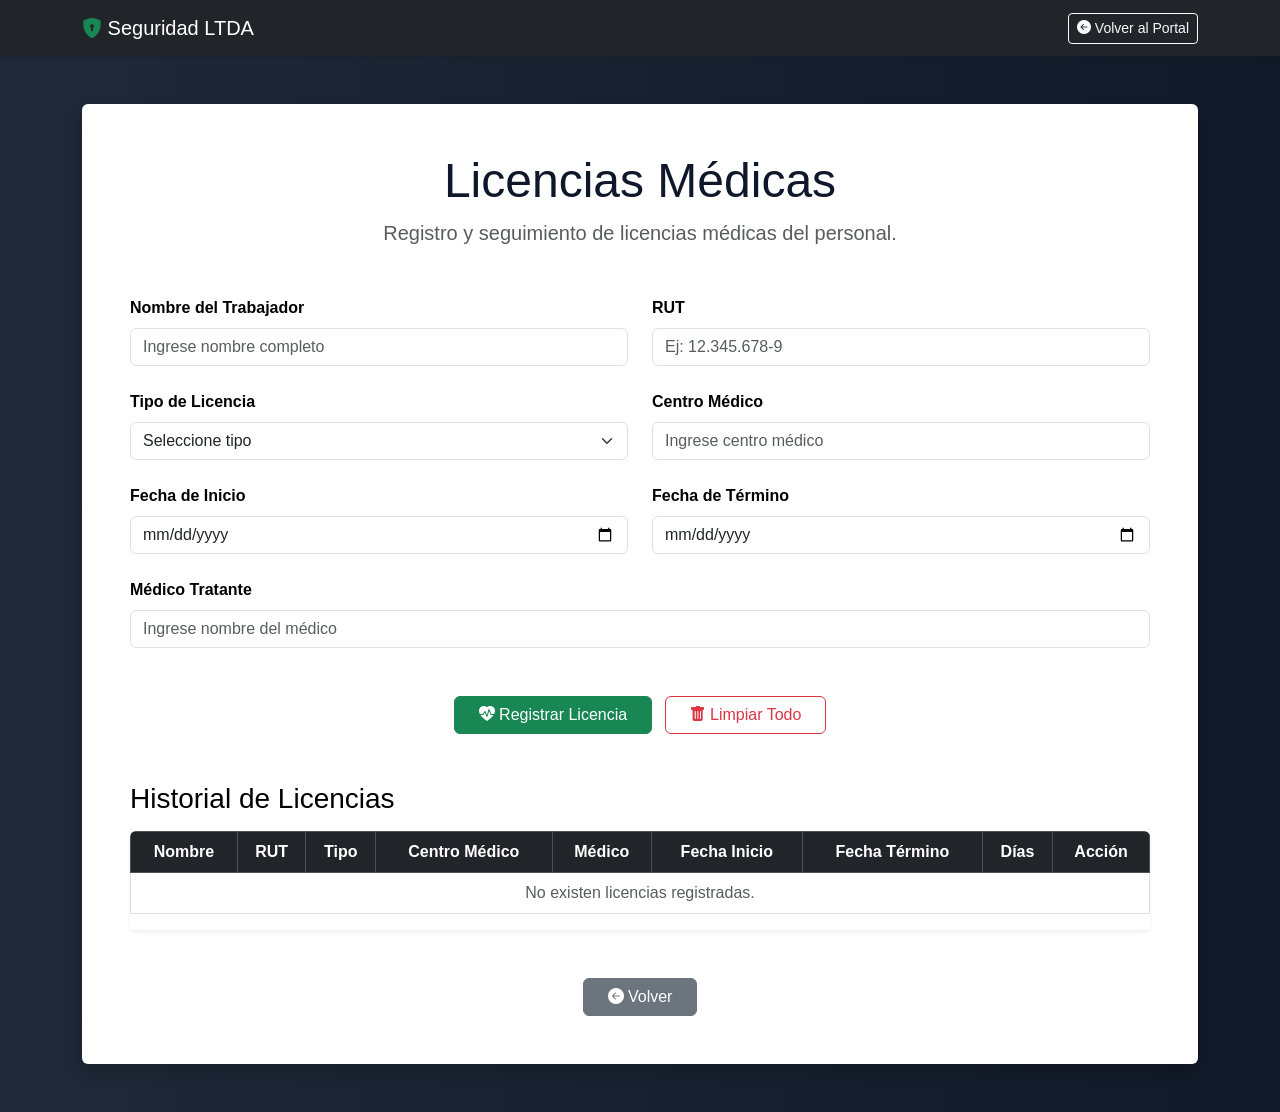
<file: licenciasMedicas.html>
<!DOCTYPE html>
<html lang="es">

<head>
    <meta charset="UTF-8">
    <meta name="viewport" content="width=device-width, initial-scale=1.0">
    <title>Licencias Médicas - Seguridad LTDA</title>
    <link rel="stylesheet" href="https://cdn.jsdelivr.net/npm/bootstrap@5.3.8/dist/css/bootstrap.min.css">
    <link rel="stylesheet" href="https://cdn.jsdelivr.net/npm/bootstrap-icons@1.13.1/font/bootstrap-icons.min.css">
    <link rel="stylesheet" href="css/estilos.css">
    <script src="js/script.js" defer></script>
</head>

<body>

    <nav class="navbar navbar-expand-lg navbar-dark bg-dark shadow-sm">
        <div class="container">
            <a class="navbar-brand" href="principal.html">
                <i class="bi bi-shield-lock-fill text-success"></i>
                Seguridad LTDA
            </a>
            <a href="portalEmpleado.html" class="btn btn-outline-light btn-sm">
                <i class="bi bi-arrow-left-circle-fill"></i>
                Volver al Portal
            </a>
        </div>
    </nav>

    <main class="container mt-5 mb-5">

        <section class="shadow p-5 bg-white rounded">

            <div class="text-center mb-5">
                <h1 class="display-5">Licencias Médicas</h1>
                <p class="lead text-muted">Registro y seguimiento de licencias médicas del personal.</p>
            </div>

            <form>

                <div class="row g-4">

                    <div class="col-md-6">
                        <label class="form-label fw-bold">Nombre del Trabajador</label>
                        <input type="text" class="form-control" id="licNombre" placeholder="Ingrese nombre completo">
                    </div>

                    <div class="col-md-6">
                        <label class="form-label fw-bold">RUT</label>
                        <input type="text" class="form-control" id="licRut" placeholder="Ej: 12.345.678-9">
                    </div>

                    <div class="col-md-6">
                        <label class="form-label fw-bold">Tipo de Licencia</label>
                        <select class="form-select" id="licTipo">
                            <option selected value="">Seleccione tipo</option>
                            <option>Licencia Común</option>
                            <option>Accidente Laboral</option>
                            <option>Licencia Maternal</option>
                            <option>Reposo Preventivo</option>
                        </select>
                    </div>

                    <div class="col-md-6">
                        <label class="form-label fw-bold">Centro Médico</label>
                        <input type="text" class="form-control" id="licCentro" placeholder="Ingrese centro médico">
                    </div>

                    <div class="col-md-6">
                        <label class="form-label fw-bold">Fecha de Inicio</label>
                        <input type="date" class="form-control" id="licFechaInicio">
                    </div>

                    <div class="col-md-6">
                        <label class="form-label fw-bold">Fecha de Término</label>
                        <input type="date" class="form-control" id="licFechaTermino">
                    </div>

                    <div class="col-md-12">
                        <label class="form-label fw-bold">Médico Tratante</label>
                        <input type="text" class="form-control" id="licMedico" placeholder="Ingrese nombre del médico">
                    </div>

                </div>

                <div class="text-center mt-5">
                    <button type="button" class="btn btn-success px-4 me-2" id="registrarLicencia">
                        <i class="bi bi-heart-pulse-fill"></i>
                        Registrar Licencia
                    </button>
                    <button type="button" class="btn btn-outline-danger px-4" id="limpiarLicencias">
                        <i class="bi bi-trash-fill"></i>
                        Limpiar Todo
                    </button>
                </div>

            </form>

            <!-- HISTORIAL -->
            <div class="mt-5">

                <h3 class="mb-3">Historial de Licencias</h3>

                <div class="table-responsive shadow-sm rounded">
                    <table class="table table-bordered table-hover text-center align-middle">
                        <thead class="table-dark">
                            <tr>
                                <th>Nombre</th>
                                <th>RUT</th>
                                <th>Tipo</th>
                                <th>Centro Médico</th>
                                <th>Médico</th>
                                <th>Fecha Inicio</th>
                                <th>Fecha Término</th>
                                <th>Días</th>
                                <th>Acción</th>
                            </tr>
                        </thead>
                        <tbody id="tablaLicencias">
                            <tr>
                                <td colspan="9" class="text-center text-muted">No existen licencias registradas.</td>
                            </tr>
                        </tbody>
                    </table>
                </div>

            </div>

            <div class="text-center mt-5">
                <a href="portalEmpleado.html" class="btn btn-secondary px-4">
                    <i class="bi bi-arrow-left-circle-fill"></i>
                    Volver
                </a>
            </div>

        </section>

    </main>

</body>
</html>
</file>
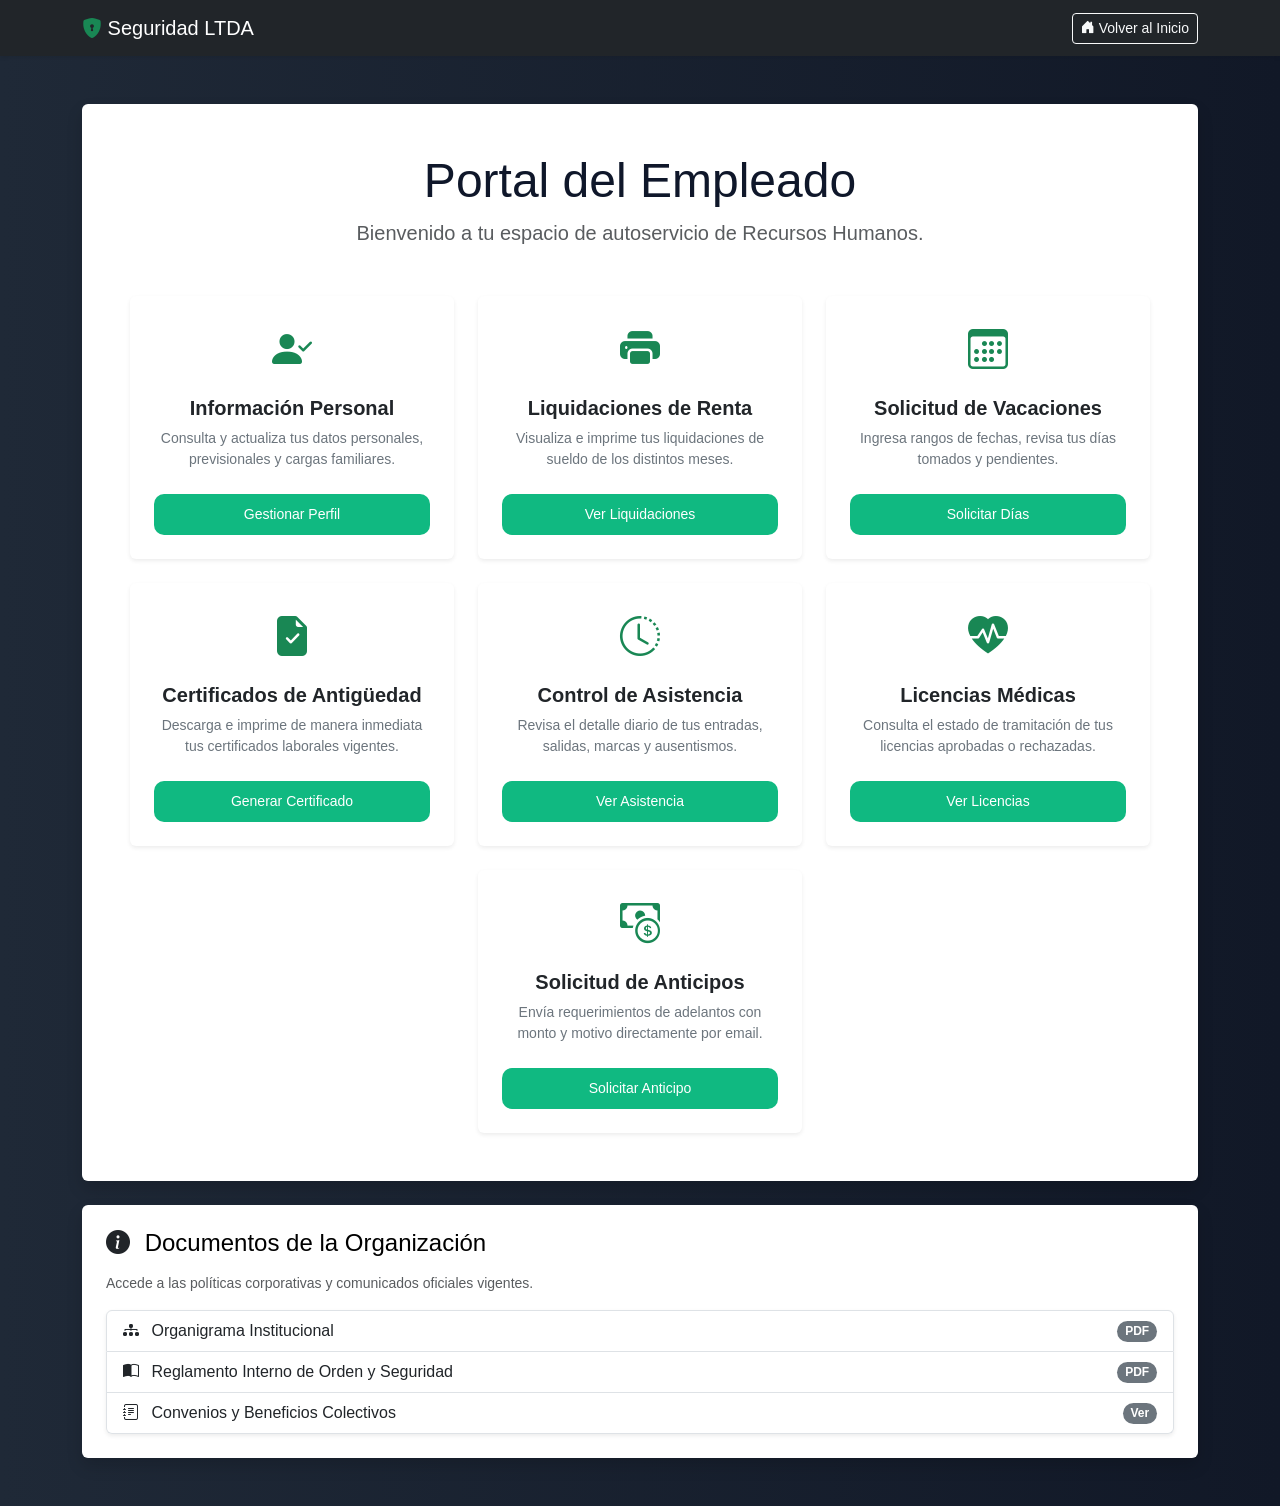
<file: portalEmpleado.html>
<!DOCTYPE html>
<html lang="es">

<head>
    <meta charset="UTF-8">
    <meta name="viewport" content="width=device-width, initial-scale=1.0">
    <title>Portal del Empleado - Seguridad LTDA</title>
    <link rel="stylesheet" href="https://cdn.jsdelivr.net/npm/bootstrap@5.3.8/dist/css/bootstrap.min.css">
    <link rel="stylesheet" href="https://cdn.jsdelivr.net/npm/bootstrap-icons@1.13.1/font/bootstrap-icons.min.css">
    <link rel="stylesheet" href="css/estilos.css">
    <script src="js/script.js" defer></script>
</head>

<body>

    <nav class="navbar navbar-expand-lg navbar-dark bg-dark shadow-sm">
        <div class="container">
            <a class="navbar-brand" href="principal.html">
                <i class="bi bi-shield-lock-fill text-success"></i> Seguridad LTDA
            </a>

            <a href="principal.html" class="btn btn-outline-light btn-sm">
                <i class="bi bi-house-door-fill"></i> Volver al Inicio
            </a>
        </div>
    </nav>

    <main class="container mt-5 mb-5">

        <section class="shadow p-5 bg-white rounded mb-4">

            <div class="text-center mb-4">
                <h1 class="display-5">Portal del Empleado</h1>

                <p class="lead text-muted">
                    Bienvenido a tu espacio de autoservicio de Recursos Humanos.
                </p>
            </div>

            <div class="row g-4 mt-2">

                <!-- INFORMACION PERSONAL -->
                <div class="col-md-6 col-lg-4">
                    <div class="card h-100 shadow-sm border-0">

                        <div class="card-body text-center p-4">

                            <div class="fs-1 text-success mb-3">
                                <i class="bi bi-person-check-fill"></i>
                            </div>

                            <h5 class="card-title fw-bold text-dark">
                                Información Personal
                            </h5>

                            <p class="card-text text-secondary small">
                                Consulta y actualiza tus datos personales,
                                previsionales y cargas familiares.
                            </p>

                            <a href="fichaPersonal.html" class="btn btn-primary btn-sm w-100 mt-2">
                                Gestionar Perfil
                            </a>

                        </div>
                    </div>
                </div>

                <!-- LIQUIDACIONES -->
                <div class="col-md-6 col-lg-4">
                    <div class="card h-100 shadow-sm border-0">

                        <div class="card-body text-center p-4">

                            <div class="fs-1 text-success mb-3">
                                <i class="bi bi-printer-fill"></i>
                            </div>

                            <h5 class="card-title fw-bold text-dark">
                                Liquidaciones de Renta
                            </h5>

                            <p class="card-text text-secondary small">
                                Visualiza e imprime tus liquidaciones de sueldo
                                de los distintos meses.
                            </p>

                            <a href="liquidaciones.html" class="btn btn-primary btn-sm w-100 mt-2">
                                Ver Liquidaciones
                            </a>

                        </div>
                    </div>
                </div>

                <!-- VACACIONES -->
                <div class="col-md-6 col-lg-4">
                    <div class="card h-100 shadow-sm border-0">

                        <div class="card-body text-center p-4">

                            <div class="fs-1 text-success mb-3">
                                <i class="bi bi-calendar3"></i>
                            </div>

                            <h5 class="card-title fw-bold text-dark">
                                Solicitud de Vacaciones
                            </h5>

                            <p class="card-text text-secondary small">
                                Ingresa rangos de fechas, revisa tus días tomados
                                y pendientes.
                            </p>

                            <a href="vacaciones.html" class="btn btn-primary btn-sm w-100 mt-2">
                                Solicitar Días
                            </a>

                        </div>
                    </div>
                </div>

                <!-- CERTIFICADOS -->
                <div class="col-md-6 col-lg-4">
                    <div class="card h-100 shadow-sm border-0">

                        <div class="card-body text-center p-4">

                            <div class="fs-1 text-success mb-3">
                                <i class="bi bi-file-earmark-check-fill"></i>
                            </div>

                            <h5 class="card-title fw-bold text-dark">
                                Certificados de Antigüedad
                            </h5>

                            <p class="card-text text-secondary small">
                                Descarga e imprime de manera inmediata tus
                                certificados laborales vigentes.
                            </p>

                            <a href="contratoFiniquito.html" class="btn btn-primary btn-sm w-100 mt-2">
                                Generar Certificado
                            </a>

                        </div>
                    </div>
                </div>

                <!-- ASISTENCIA -->
                <div class="col-md-6 col-lg-4">
                    <div class="card h-100 shadow-sm border-0">

                        <div class="card-body text-center p-4">

                            <div class="fs-1 text-success mb-3">
                                <i class="bi bi-clock-history"></i>
                            </div>

                            <h5 class="card-title fw-bold text-dark">
                                Control de Asistencia
                            </h5>

                            <p class="card-text text-secondary small">
                                Revisa el detalle diario de tus entradas,
                                salidas, marcas y ausentismos.
                            </p>

                            <a href="controlAsistencia.html" class="btn btn-primary btn-sm w-100 mt-2">
                                Ver Asistencia
                            </a>

                        </div>
                    </div>
                </div>

                <!-- LICENCIAS -->
                <div class="col-md-6 col-lg-4">
                    <div class="card h-100 shadow-sm border-0">

                        <div class="card-body text-center p-4">

                            <div class="fs-1 text-success mb-3">
                                <i class="bi bi-heart-pulse-fill"></i>
                            </div>

                            <h5 class="card-title fw-bold text-dark">
                                Licencias Médicas
                            </h5>

                            <p class="card-text text-secondary small">
                                Consulta el estado de tramitación de tus
                                licencias aprobadas o rechazadas.
                            </p>

                            <a href="licenciasMedicas.html" class="btn btn-primary btn-sm w-100 mt-2">
                                Ver Licencias
                            </a>

                        </div>
                    </div>
                </div>

                <!-- ANTICIPOS -->
                <div class="col-md-6 col-lg-4 mx-auto">
                    <div class="card h-100 shadow-sm border-0">

                        <div class="card-body text-center p-4">

                            <div class="fs-1 text-success mb-3">
                                <i class="bi bi-cash-coin"></i>
                            </div>

                            <h5 class="card-title fw-bold text-dark">
                                Solicitud de Anticipos
                            </h5>

                            <p class="card-text text-secondary small">
                                Envía requerimientos de adelantos con monto y
                                motivo directamente por email.
                            </p>

                            <a href="anticipos.html" class="btn btn-primary btn-sm w-100 mt-2">
                                Solicitar Anticipo
                            </a>

                        </div>
                    </div>
                </div>

            </div>

        </section>

        <!-- DOCUMENTOS -->
        <section class="shadow p-4 bg-white rounded">

            <h2 class="h4 mb-3">
                <i class="bi bi-info-circle-fill text-dark me-2"></i>
                Documentos de la Organización
            </h2>

            <p class="small text-muted">
                Accede a las políticas corporativas y comunicados oficiales vigentes.
            </p>

            <div class="list-group shadow-sm">

                <a href="#"
                    class="list-group-item list-group-item-action d-flex justify-content-between align-items-center">

                    <span>
                        <i class="bi bi-diagram-3-fill me-2"></i>
                        Organigrama Institucional
                    </span>

                    <span class="badge bg-secondary rounded-pill">
                        PDF
                    </span>
                </a>

                <a href="#"
                    class="list-group-item list-group-item-action d-flex justify-content-between align-items-center">

                    <span>
                        <i class="bi bi-book-half me-2"></i>
                        Reglamento Interno de Orden y Seguridad
                    </span>

                    <span class="badge bg-secondary rounded-pill">
                        PDF
                    </span>
                </a>

                <a href="#"
                    class="list-group-item list-group-item-action d-flex justify-content-between align-items-center">

                    <span>
                        <i class="bi bi-journal-text me-2"></i>
                        Convenios y Beneficios Colectivos
                    </span>

                    <span class="badge bg-secondary rounded-pill">
                        Ver
                    </span>
                </a>

            </div>

        </section>

    </main>

</body>

</html>
</file>
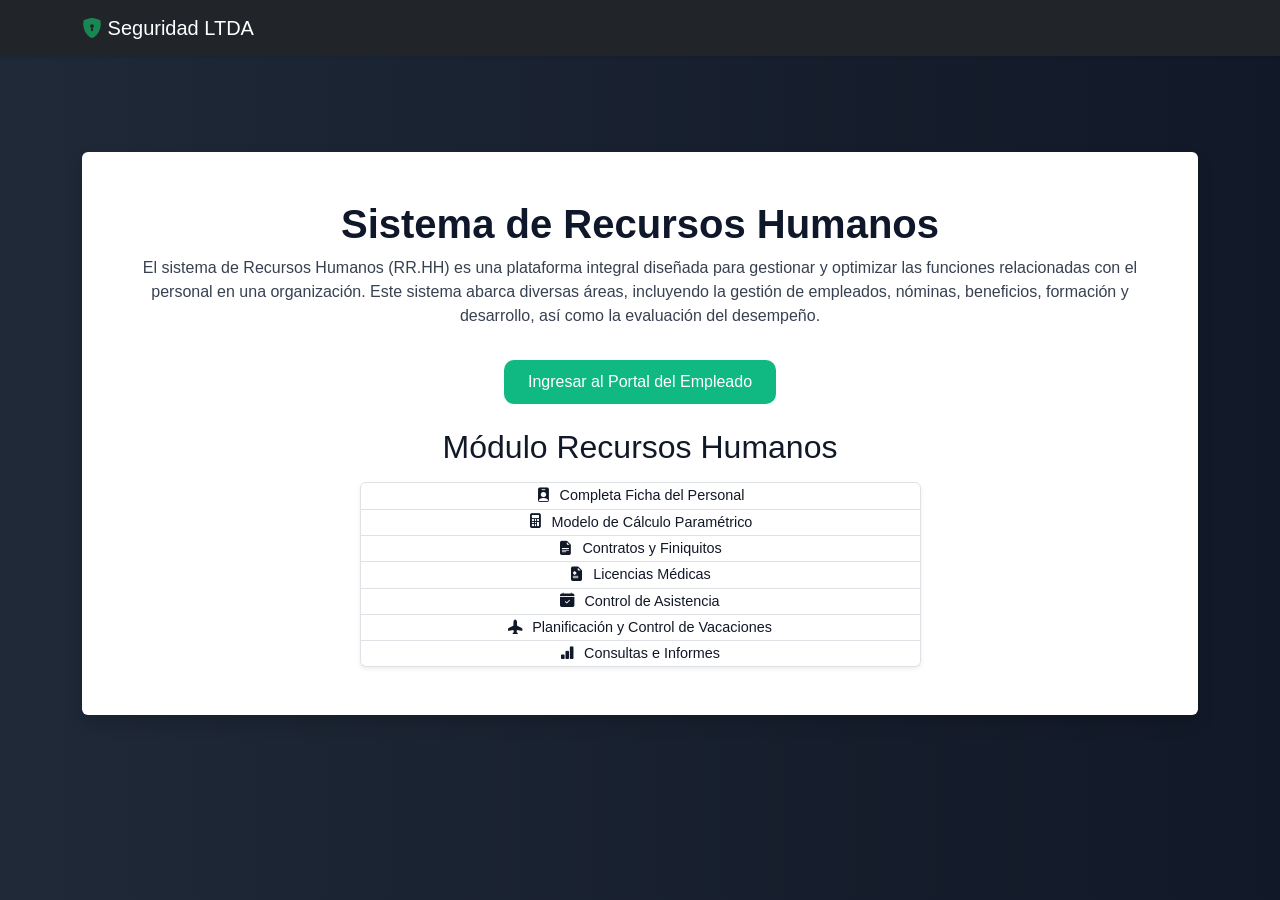
<file: principal.html>
<!DOCTYPE html>
<html lang="es">
<head>
    <meta charset="UTF-8">
    <meta name="viewport" content="width=device-width, initial-scale=1.0">
    <title>Sistema de Recursos Humanos</title>
    <link rel="stylesheet" href="https://cdn.jsdelivr.net/npm/bootstrap@5.3.8/dist/css/bootstrap.min.css">
    <link rel="stylesheet" href="https://cdn.jsdelivr.net/npm/bootstrap-icons@1.13.1/font/bootstrap-icons.min.css">
    <link rel="stylesheet" href="css/estilos.css">
    <script src="js/script.js" defer></script>
</head>
<body>
    <nav class="navbar navbar-expand-lg navbar-dark bg-dark shadow-sm">
        <div class="container">
            <a class="navbar-brand" href="#">
                <i class="bi bi-shield-lock-fill text-success"></i> Seguridad LTDA
            </a>
        </div>
    </nav>
    <main class="container mt-5 pt-5">
        <section class="text-center shadow p-5 bg-white rounded">
            <h1>Sistema de Recursos Humanos</h1>
            <p>
                El sistema de Recursos Humanos (RR.HH) es una plataforma integral diseñada para gestionar y optimizar 
                las funciones relacionadas con el personal en una organización. Este sistema abarca diversas áreas, 
                incluyendo la gestión de empleados, nóminas, beneficios, formación y desarrollo, así como la evaluación del desempeño.
            </p>
            <a href="portalEmpleado.html" class="btn btn-primary px-4 mt-3">
                Ingresar al Portal del Empleado
            </a>
            <h2 class="mt-4">Módulo Recursos Humanos</h2>
            <ul class="list-group mt-3 shadow-sm lista-modulos">
                <a href="fichaPersonal.html" class="list-group-item list-group-item-action">
                    <i class="bi bi-person-badge-fill"></i>
                    Completa Ficha del Personal
                </a>
                <a href="calculoParametrico.html" class="list-group-item list-group-item-action">
                    <i class="bi bi-calculator-fill"></i>
                    Modelo de Cálculo Paramétrico
                </a>
                <a href="contratoFiniquito.html" class="list-group-item list-group-item-action">
                    <i class="bi bi-file-earmark-text-fill"></i>
                    Contratos y Finiquitos
                </a>
                <a href="licenciasMedicas.html" class="list-group-item list-group-item-action">
                    <i class="bi bi-file-earmark-medical-fill"></i>
                    Licencias Médicas
                </a>
                <a href="controlAsistencia.html" class="list-group-item list-group-item-action">
                    <i class="bi bi-calendar-check-fill"></i>
                    Control de Asistencia
                </a>
                <a href="vacaciones.html" class="list-group-item list-group-item-action">
                    <i class="bi bi-airplane-fill"></i>
                    Planificación y Control de Vacaciones
                </a>
                <a href="consultasInformes.html" class="list-group-item list-group-item-action">
                    <i class="bi bi-bar-chart-fill"></i>
                    Consultas e Informes
                </a>
            </ul>
        </section>
    </main>
</body>
</html>
</file>
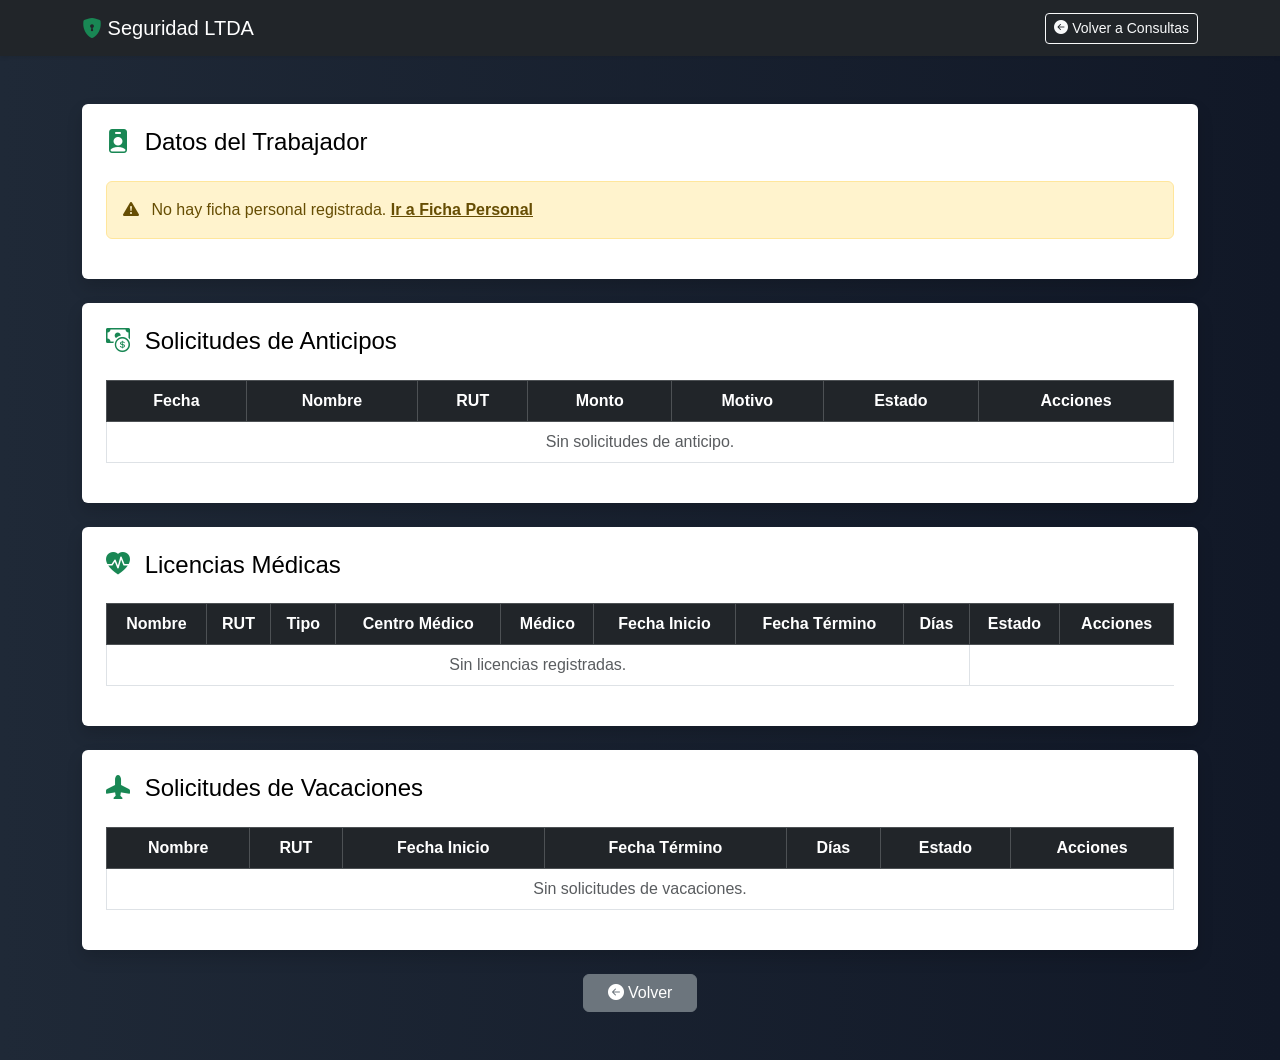
<file: reportePersonal.html>
<!DOCTYPE html>
<html lang="es">

<head>
    <meta charset="UTF-8">
    <meta name="viewport" content="width=device-width, initial-scale=1.0">
    <title>Reporte del Personal - Seguridad LTDA</title>
    <link rel="stylesheet" href="https://cdn.jsdelivr.net/npm/bootstrap@5.3.8/dist/css/bootstrap.min.css">
    <link rel="stylesheet" href="https://cdn.jsdelivr.net/npm/bootstrap-icons@1.13.1/font/bootstrap-icons.min.css">
    <link rel="stylesheet" href="css/estilos.css">
    <script src="js/script.js" defer></script>
</head>

<body>

    <nav class="navbar navbar-expand-lg navbar-dark bg-dark shadow-sm">
        <div class="container">
            <a class="navbar-brand" href="principal.html">
                <i class="bi bi-shield-lock-fill text-success"></i>
                Seguridad LTDA
            </a>
            <a href="consultasInformes.html" class="btn btn-outline-light btn-sm">
                <i class="bi bi-arrow-left-circle-fill"></i>
                Volver a Consultas
            </a>
        </div>
    </nav>

    <main class="container mt-5 mb-5">

        <!-- FICHA PERSONAL -->
        <section class="shadow p-4 bg-white rounded mb-4">

            <h2 class="h4 mb-4">
                <i class="bi bi-person-badge-fill text-success me-2"></i>
                Datos del Trabajador
            </h2>

            <div id="sinFicha" class="alert alert-warning d-none">
                <i class="bi bi-exclamation-triangle-fill me-2"></i>
                No hay ficha personal registrada.
                <a href="fichaPersonal.html" class="alert-link">Ir a Ficha Personal</a>
            </div>

            <div id="datosFicha" class="row g-3 d-none">
                <div class="col-md-4">
                    <p class="mb-1 text-muted small">Nombre</p>
                    <p class="fw-bold" id="rNombre">-</p>
                </div>
                <div class="col-md-4">
                    <p class="mb-1 text-muted small">RUT</p>
                    <p class="fw-bold" id="rRut">-</p>
                </div>
                <div class="col-md-4">
                    <p class="mb-1 text-muted small">Cargo</p>
                    <p class="fw-bold" id="rCargo">-</p>
                </div>
                <div class="col-md-4">
                    <p class="mb-1 text-muted small">Dirección</p>
                    <p class="fw-bold" id="rDireccion">-</p>
                </div>
                <div class="col-md-4">
                    <p class="mb-1 text-muted small">Teléfono</p>
                    <p class="fw-bold" id="rTelefono">-</p>
                </div>
                <div class="col-md-4">
                    <p class="mb-1 text-muted small">Correo</p>
                    <p class="fw-bold" id="rCorreo">-</p>
                </div>
                <div class="col-md-4">
                    <p class="mb-1 text-muted small">AFP</p>
                    <p class="fw-bold" id="rAfp">-</p>
                </div>
                <div class="col-md-4">
                    <p class="mb-1 text-muted small">Sistema de Salud</p>
                    <p class="fw-bold" id="rSalud">-</p>
                </div>
            </div>

        </section>

        <!-- ANTICIPOS -->
        <section class="shadow p-4 bg-white rounded mb-4">

            <h2 class="h4 mb-4">
                <i class="bi bi-cash-coin text-success me-2"></i>
                Solicitudes de Anticipos
            </h2>

            <div class="table-responsive">
                <table class="table table-bordered table-hover text-center align-middle">
                    <thead class="table-dark">
                        <tr>
                            <th>Fecha</th>
                            <th>Nombre</th>
                            <th>RUT</th>
                            <th>Monto</th>
                            <th>Motivo</th>
                            <th>Estado</th>
                            <th>Acciones</th>
                        </tr>
                    </thead>
                    <tbody id="tablaReporteAnticipos">
                        <tr>
                            <td colspan="7" class="text-muted">Sin solicitudes de anticipo.</td>
                        </tr>
                    </tbody>
                </table>
            </div>

        </section>

        <!-- LICENCIAS -->
        <section class="shadow p-4 bg-white rounded mb-4">

            <h2 class="h4 mb-4">
                <i class="bi bi-heart-pulse-fill text-success me-2"></i>
                Licencias Médicas
            </h2>

            <div class="table-responsive">
                <table class="table table-bordered table-hover text-center align-middle">
                    <thead class="table-dark">
                        <tr>
                            <th>Nombre</th>
                            <th>RUT</th>
                            <th>Tipo</th>
                            <th>Centro Médico</th>
                            <th>Médico</th>
                            <th>Fecha Inicio</th>
                            <th>Fecha Término</th>
                            <th>Días</th>
                            <th>Estado</th>
                            <th>Acciones</th>
                        </tr>
                    </thead>
                    <tbody id="tablaReporteLicencias">
                        <tr>
                            <td colspan="8" class="text-muted">Sin licencias registradas.</td>
                        </tr>
                    </tbody>
                </table>
            </div>

        </section>

        <!-- VACACIONES -->
        <section class="shadow p-4 bg-white rounded mb-4">

            <h2 class="h4 mb-4">
                <i class="bi bi-airplane-fill text-success me-2"></i>
                Solicitudes de Vacaciones
            </h2>

            <div class="table-responsive">
                <table class="table table-bordered table-hover text-center align-middle">
                    <thead class="table-dark">
                        <tr>
                            <th>Nombre</th>
                            <th>RUT</th>
                            <th>Fecha Inicio</th>
                            <th>Fecha Término</th>
                            <th>Días</th>
                            <th>Estado</th>
                            <th>Acciones</th>
                        </tr>
                    </thead>
                    <tbody id="tablaReporteVacaciones">
                        <tr>
                            <td colspan="6" class="text-muted">Sin solicitudes de vacaciones.</td>
                        </tr>
                    </tbody>
                </table>
            </div>

        </section>

        <div class="text-center mt-4">
            <a href="consultasInformes.html" class="btn btn-secondary px-4">
                <i class="bi bi-arrow-left-circle-fill"></i>
                Volver
            </a>
        </div>

    </main>

</body>
</html>
</file>
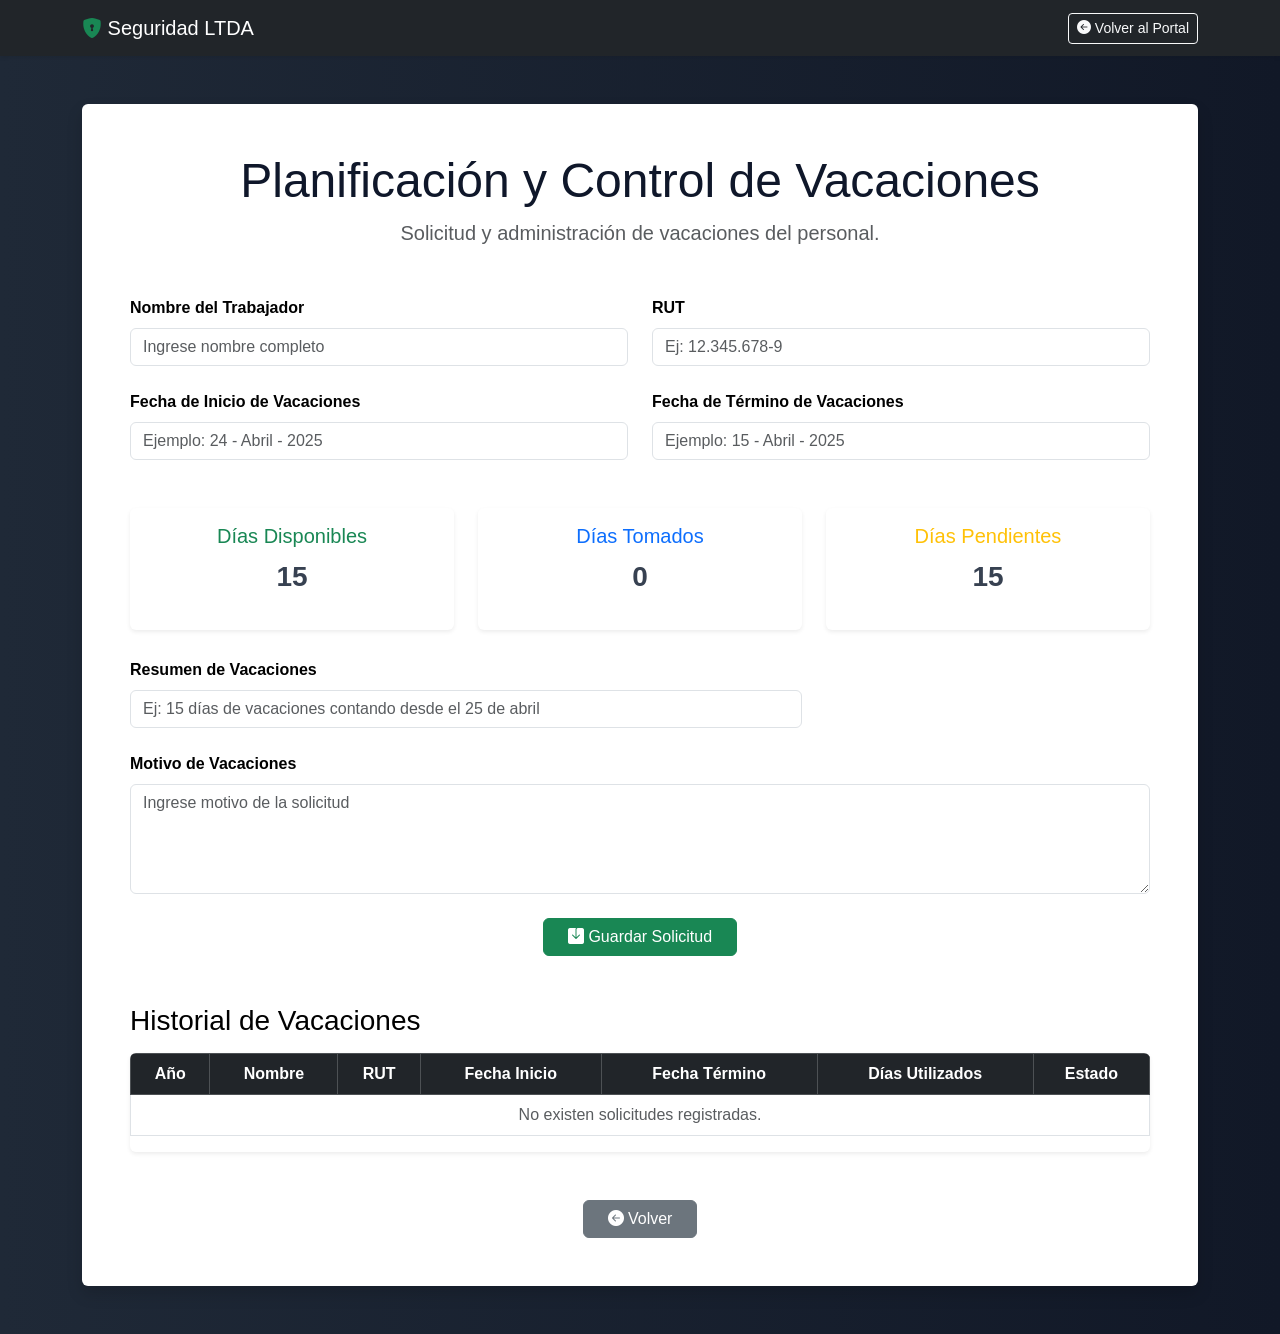
<file: vacaciones.html>
<!DOCTYPE html>
<html lang="es">

<head>
    <meta charset="UTF-8">
    <meta name="viewport" content="width=device-width, initial-scale=1.0">
    <title>Vacaciones - Seguridad LTDA</title>
    <link rel="stylesheet" href="https://cdn.jsdelivr.net/npm/bootstrap@5.3.8/dist/css/bootstrap.min.css">
    <link rel="stylesheet" href="https://cdn.jsdelivr.net/npm/bootstrap-icons@1.13.1/font/bootstrap-icons.min.css">
    <link rel="stylesheet" href="css/estilos.css">
    <script src="js/script.js" defer></script>
</head>

<body>

    <nav class="navbar navbar-expand-lg navbar-dark bg-dark shadow-sm">

        <div class="container">

            <a class="navbar-brand" href="principal.html">
                <i class="bi bi-shield-lock-fill text-success"></i>
                Seguridad LTDA
            </a>

            <a href="portalEmpleado.html" class="btn btn-outline-light btn-sm">
                <i class="bi bi-arrow-left-circle-fill"></i>
                Volver al Portal
            </a>

        </div>

    </nav>

    <main class="container mt-5 mb-5">

        <section class="shadow p-5 bg-white rounded">

            <div class="text-center mb-5">

                <h1 class="display-5">
                    Planificación y Control de Vacaciones
                </h1>

                <p class="lead text-muted">
                    Solicitud y administración de vacaciones del personal.
                </p>

            </div>

            <form>

                <div class="row g-4">

                    <div class="col-md-6">

                        <label class="form-label fw-bold">
                            Nombre del Trabajador
                        </label>

                        <input
                            type="text"
                            class="form-control"
                            id="nombreTrabajador"
                            placeholder="Ingrese nombre completo">

                    </div>

                    <div class="col-md-6">

                        <label class="form-label fw-bold">
                            RUT
                        </label>

                        <input
                            type="text"
                            class="form-control"
                            id="rutTrabajador"
                            placeholder="Ej: 12.345.678-9">

                    </div>

                    <div class="col-md-6">

                        <label class="form-label fw-bold">
                            Fecha de Inicio de Vacaciones
                        </label>

                        <input
                            type="text"
                            class="form-control"
                            id="fechaInicio"
                            placeholder="Ejemplo: 24 - Abril - 2025"
                            onfocus="(this.type='date')"
                            onblur="if(!this.value)this.type='text'">

                    </div>

                    <div class="col-md-6">

                        <label class="form-label fw-bold">
                            Fecha de Término de Vacaciones
                        </label>

                        <input
                            type="text"
                            class="form-control"
                            id="fechaTermino"
                            placeholder="Ejemplo: 15 - Abril - 2025"
                            onfocus="(this.type='date')"
                            onblur="if(!this.value)this.type='text'">

                    </div>

                </div>
                    
                <div class="row g-4 mt-4">
                    <div class="col-md-4">
                        <div class="card text-center shadow-sm border-0">
                            <div class="card-body">
                                <h5 class="card-title text-success">Días Disponibles</h5>
                                <p class="fs-3 fw-bold" id="diasDisponibles">15</p>
                            </div>
                        </div>
                    </div>

                    <div class="col-md-4">
                        <div class="card text-center shadow-sm border-0">
                            <div class="card-body">
                                <h5 class="card-title text-primary">Días Tomados</h5>
                                <p class="fs-3 fw-bold" id="diasTomados">0</p>
                            </div>
                        </div>
                    </div>

                    <div class="col-md-4">
                     <div class="card text-center shadow-sm border-0">
                            <div class="card-body">
                                <h5 class="card-title text-warning">Días Pendientes</h5>
                                <p class="fs-3 fw-bold" id="diasPendientes">15</p>
                            </div>
                        </div>
                    </div>

                </div>

                </div>

                <div class="row g-4 mt-1">

                    <div class="col-md-8">

                        <label class="form-label fw-bold">
                            Resumen de Vacaciones
                        </label>

                        <input
                            type="text"
                            class="form-control"
                            id="resumenVacaciones"
                            placeholder="Ej: 15 días de vacaciones contando desde el 25 de abril"
                            readonly>

                    </div>

                    <div class="col-12">

                        <label class="form-label fw-bold">
                            Motivo de Vacaciones
                        </label>

                        <textarea
                            class="form-control"
                            id="motivoVacaciones"
                            rows="4"
                            placeholder="Ingrese motivo de la solicitud"></textarea>

                    </div>

                </div>

                <div class="text-center mt-4">

                    <button
                        type="button"
                        class="btn btn-success px-4"
                        id="guardarVacacion">

                        <i class="bi bi-save-fill"></i>
                        Guardar Solicitud

                    </button>

                </div>

                <div class="mt-5">

                    <h3 class="mb-3">
                        Historial de Vacaciones
                    </h3>

                    <div class="table-responsive shadow-sm rounded">

                        <table class="table table-bordered table-hover text-center align-middle">

                            <thead class="table-dark">

                                <tr>
                                    <th>Año</th>
                                    <th>Nombre</th>
                                    <th>RUT</th>
                                    <th>Fecha Inicio</th>
                                    <th>Fecha Término</th>
                                    <th>Días Utilizados</th>
                                    <th>Estado</th>
                                </tr>

                            </thead>

                            <tbody id="tablaVacaciones">

                                <tr>

                                    <td colspan="7" class="text-center text-muted">
                                        No existen solicitudes registradas.
                                    </td>

                                </tr>

                            </tbody>

                        </table>

                    </div>

                </div>

                <div class="text-center mt-5">

                    <a href="portalEmpleado.html" class="btn btn-secondary px-4">

                        <i class="bi bi-arrow-left-circle-fill"></i>
                        Volver

                    </a>

                </div>

            </form>

        </section>

    </main>

</body>

</html>
</file>
<file: css/estilos.css>
body{
    background: linear-gradient(to right, #1f2937, #111827);
    font-family: Arial, Helvetica, sans-serif;
    color: black;
}

section{
    background-color: #f9fafb !important;
    border-radius: 15px;
}

h1{
    font-weight: bold;
    color: #0f172a;
}

h2{
    color: #111827;
}

p{
    color: #374151;
}

.btn-primary{
    background-color: #10b981;
    border: none;
    border-radius: 10px;
    padding: 10px 25px;
}

.btn-primary:hover{
    background-color: #059669;
}

/* Lista del principal.html */
.lista-modulos{
    width: 55%;
    margin: auto;
}

.lista-modulos .list-group-item{
    transition: 0.3s;
    color: #111827;
    padding: 4px 10px !important;
    font-size: 0.9rem;
    line-height: 1.2;
    text-align: center;
}

.lista-modulos .list-group-item:hover{
    background-color: #10b981;
    color: white;
}

.lista-modulos .list-group-item i{
    margin-right: 6px;
    font-size: 0.9rem;
    padding: 0;
}

input[type="date"]::before {
    content: "Ejemplo: 24 - Abril - 2025";
    color: #6c757d;
    position: absolute;
}

input[type="date"]:focus::before,
input[type="date"]:valid::before {
    display: none;
}
</file>
